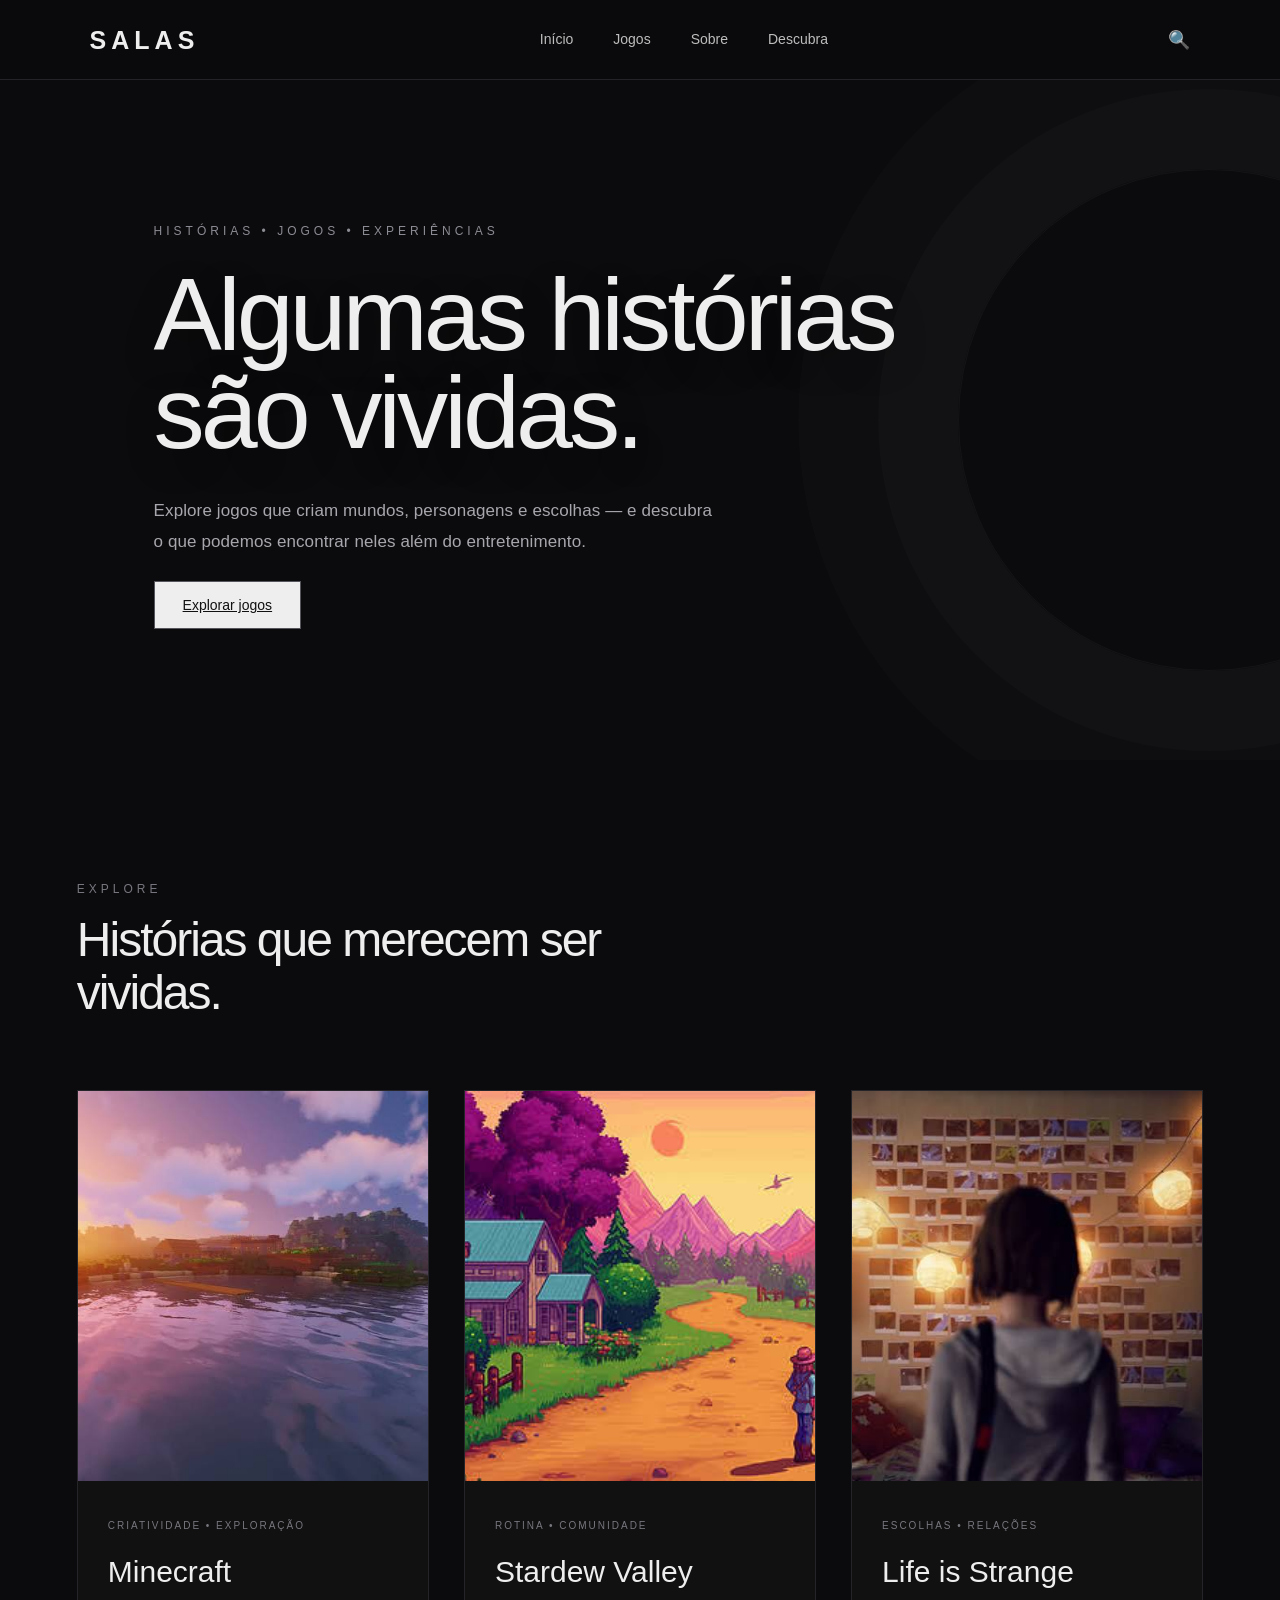
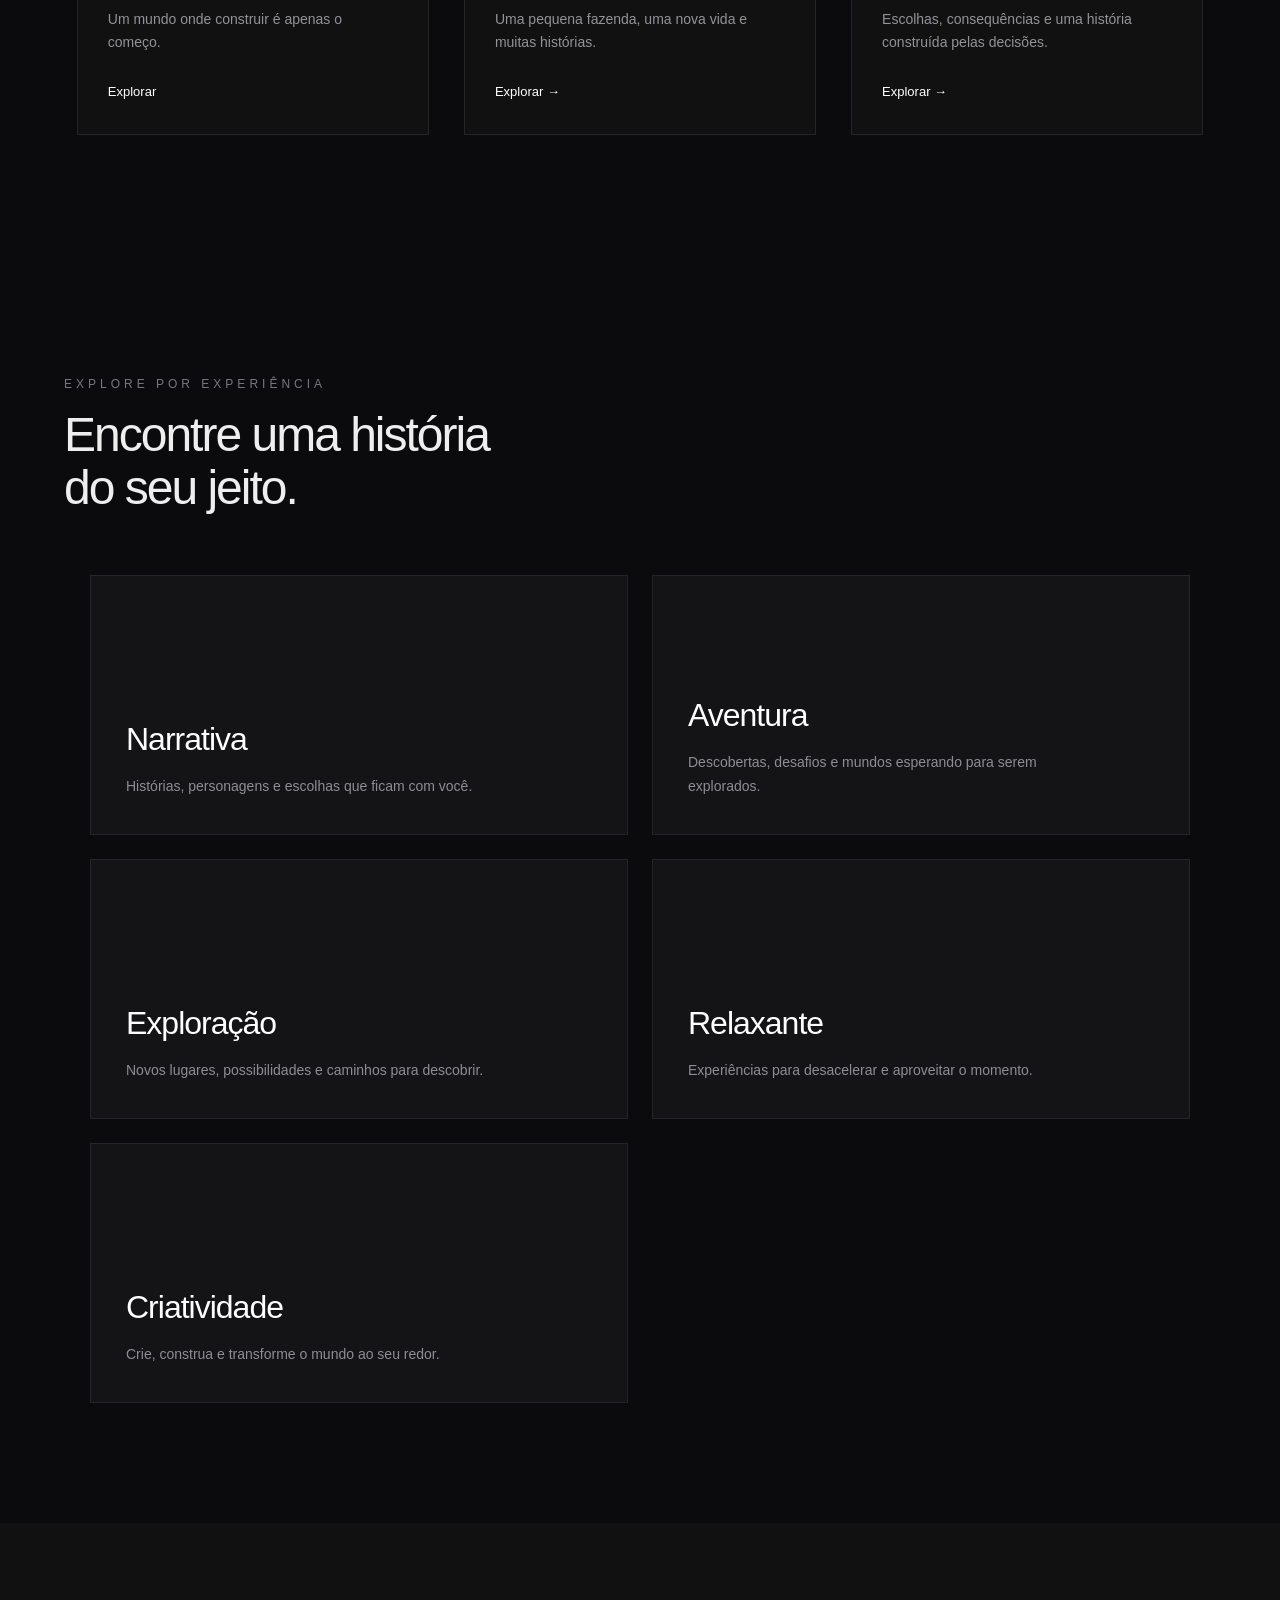
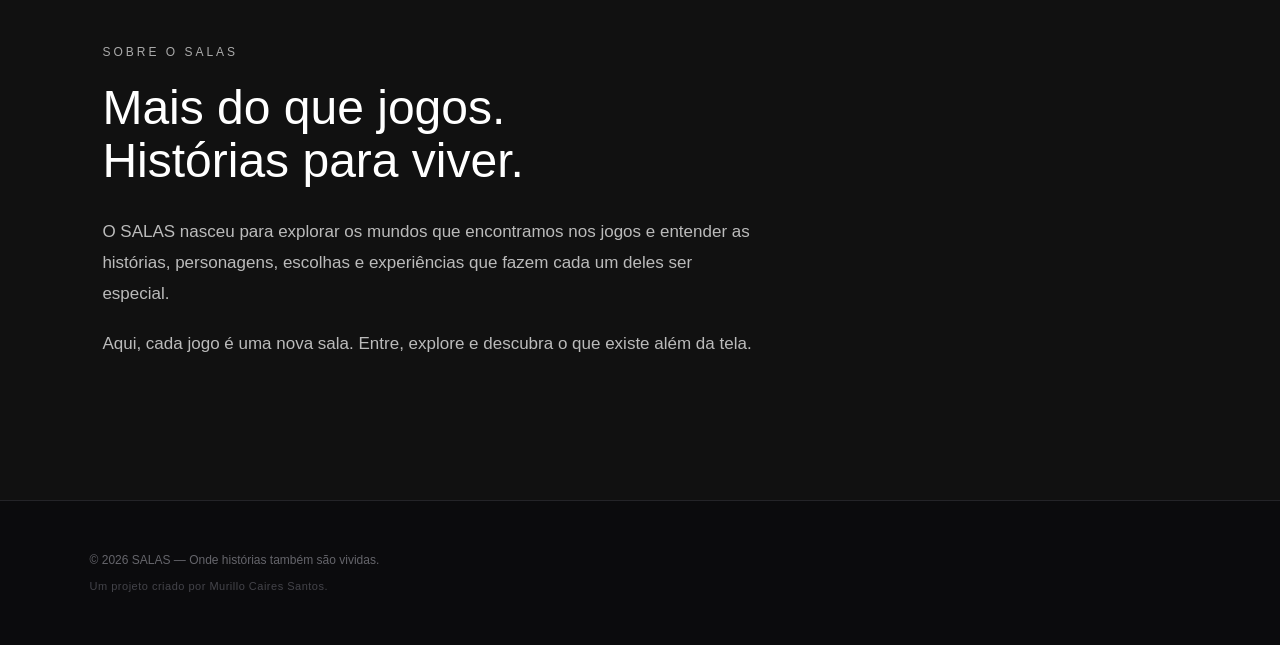
<file: index.html>
<!DOCTYPE html>
<html lang="pt-BR">
<head>
    <meta charset="UTF-8">
    <meta name="viewport" content="width=device-width, initial-scale=1.0">

    <title>SALAS — Onde histórias também são vividas</title>

    <link rel="stylesheet" href="style.css">
</head>

<body>

    <header>
        <div class="logo">SALAS</div>

        <nav>
            <a href="index.html">Início</a>
            <a href="#jogos">Jogos</a>
            <a href="#sobre">Sobre</a>
            <a href="quiz.html">Descubra</a>
        </nav>

        <button class="search-button" id="searchButton">🔍</button>

         <div class="search-box" id="searchBox">
        <input type="text" id="searchInput" placeholder="Pesquisar jogo...">
</div>
    </header>


    <main>

        <section class="hero">

            <div class="hero-content">

                <p class="eyebrow">HISTÓRIAS • JOGOS • EXPERIÊNCIAS</p>

                <h1>
                    Algumas histórias<br>
                    são vividas.
                </h1>

                <p class="hero-text">
                    Explore jogos que criam mundos, personagens e escolhas
                    — e descubra o que podemos encontrar neles além do entretenimento.
                </p>

                                 <a href="#jogos" class="explore-button">
                                Explorar jogos
               </a>

            </div>

        </section>


        <section class="games" id="jogos">



            <div class="section-title">
                <p>EXPLORE</p>

                <h2>Histórias que merecem ser vividas.</h2>
            </div>


            <div class="game-grid">

                <article class="game-card" data-link="jogos/minecraft.html">
                    <div class="game-image minecraft"></div>

                    <div class="game-info">
                        <span>CRIATIVIDADE • EXPLORAÇÃO</span>

                        <h3>Minecraft</h3>

                        <p>
                            Um mundo onde construir é apenas o começo.
                        </p>

                        <a href="jogos/minecraft.html">Explorar</a>
                      
                    </div>
                </article>


                <article class="game-card" data-link="jogos/stardew-valley.html">
                    <div class="game-image stardew"></div>

                    <div class="game-info">
                        <span>ROTINA • COMUNIDADE</span>

                        <h3>Stardew Valley</h3>

                        <p>
                            Uma pequena fazenda, uma nova vida e muitas histórias.
                        </p>

                        <a href="jogos/stardew-valley.html">Explorar →</a>
                    </div>
                </article>


                <article class="game-card" data-link="jogos/life-is-strange.html">
                    <div class="game-image life"></div>

                    <div class="game-info">
                        <span>ESCOLHAS • RELAÇÕES</span>

                        <h3>Life is Strange</h3>

                        <p>
                            Escolhas, consequências e uma história construída pelas decisões.
                        </p>

                        <a href="jogos/life-is-strange.html">Explorar →</a>
                    </div>
                </article>

            </div>

        </section>

                <section class="categories" id="categorias">

    <div class="section-title">
        <p>EXPLORE POR EXPERIÊNCIA</p>

        <h2>
            Encontre uma história<br>
            do seu jeito.
        </h2>
    </div>

    <div class="category-grid">

        <a href="categorias/narrativa.html" class="category-card category-narrativa">
            
            <h3>Narrativa</h3>
            <p>Histórias, personagens e escolhas que ficam com você.</p>
        </a>

        <a href="#" class="category-card category-aventura">
            
            <h3>Aventura</h3>
            <p>Descobertas, desafios e mundos esperando para serem explorados.</p>
        </a>

        <a href="#" class="category-card category-exploracao">
            
            <h3>Exploração</h3>
            <p>Novos lugares, possibilidades e caminhos para descobrir.</p>
        </a>

        <a href="#" class="category-card category-relaxante">
            
            <h3>Relaxante</h3>
            <p>Experiências para desacelerar e aproveitar o momento.</p>
        </a>

        <a href="#" class="category-card category-criatividade">
            
            <h3>Criatividade</h3>
            <p>Crie, construa e transforme o mundo ao seu redor.</p>
        </a>

        
    </div>

</section>

            </div>

        </section>
        
        <section class="about" id="sobre">

    <div class="about-content">

        <p class="eyebrow">SOBRE O SALAS</p>

        <h2>
            Mais do que jogos.<br>
            Histórias para viver.
        </h2>

        <p>
            O SALAS nasceu para explorar os mundos que encontramos nos jogos
            e entender as histórias, personagens, escolhas e experiências
            que fazem cada um deles ser especial.
        </p>

        <p>
            Aqui, cada jogo é uma nova sala. Entre, explore e descubra
            o que existe além da tela.
        </p>

    </div>

</section>

    </main>


    <footer>
        <p>© 2026 SALAS — Onde histórias também são vividas.</p>
        <p>Um projeto criado por Murillo Caires Santos.</p>
    </footer>


    <script src="script.js"></script>

</body>
</html>
</file>
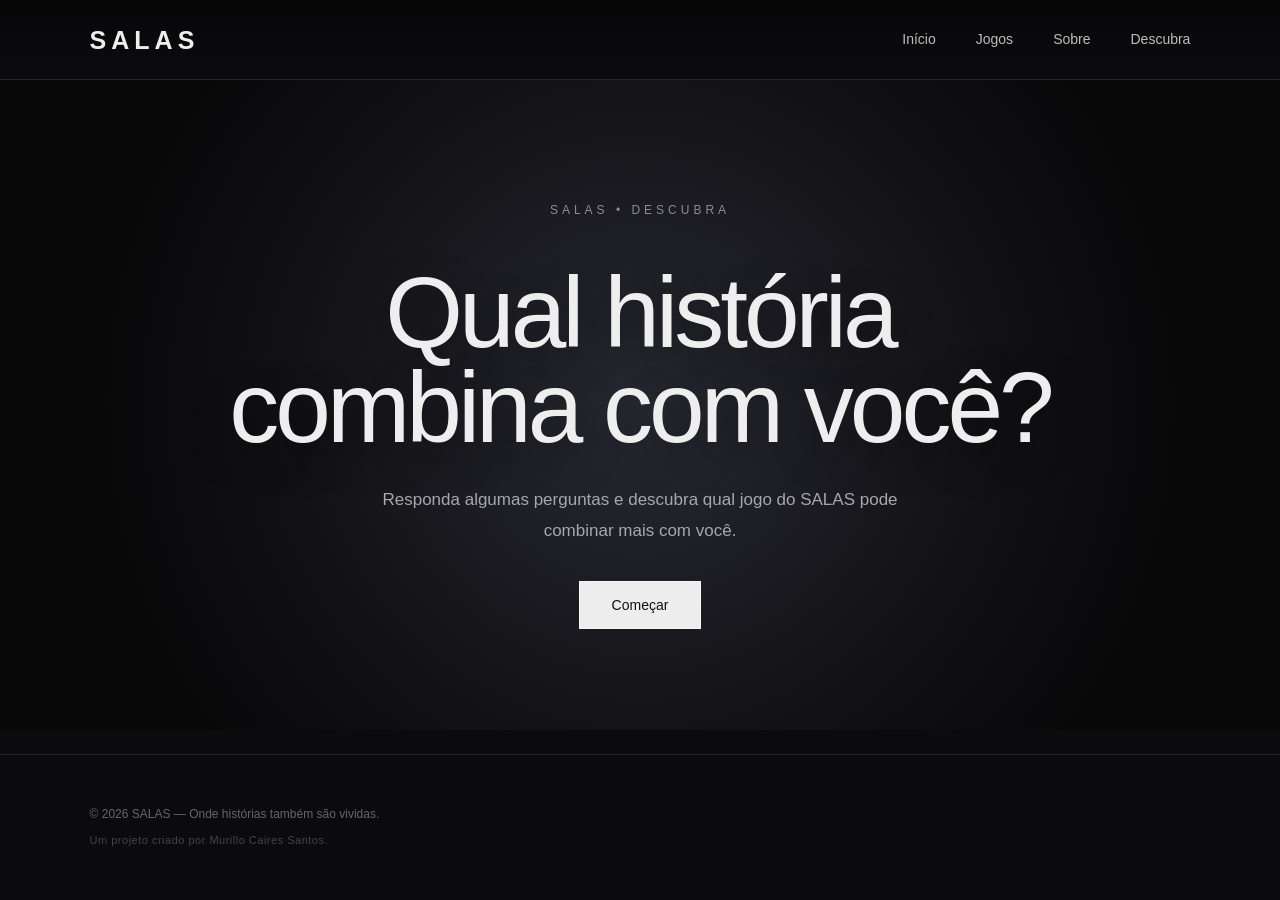
<file: quiz.html>
<!DOCTYPE html>
<html lang="pt-BR">
<head>
    <meta charset="UTF-8">
    <meta name="viewport" content="width=device-width, initial-scale=1.0">

    <title>Descubra — SALAS</title>

    <link rel="stylesheet" href="style.css">
</head>

<body class="quiz-page">

<header>
    <div class="logo">SALAS</div>

    <nav>
        <a href="index.html">Início</a>
        <a href="index.html#jogos">Jogos</a>
        <a href="index.html#sobre">Sobre</a>
        <a href="quiz.html">Descubra</a>
    </nav>
</header>

<main>

    <section class="quiz-hero" id="quizStart">

        <p class="eyebrow">SALAS • DESCUBRA</p>

        <h1>
            Qual história<br>
            combina com você?
        </h1>

        <p>
            Responda algumas perguntas e descubra
            qual jogo do SALAS pode combinar mais com você.
        </p>

        <button id="startQuiz" class="quiz-button">
            Começar
        </button>

    </section>


    <section class="quiz-question" id="quizQuestion">

        <p class="eyebrow" id="questionNumber">
            PERGUNTA 01
        </p>

        <h2 id="questionText">
            Você gosta de explorar e descobrir coisas por conta própria?
        </h2>

        <div class="quiz-options">

            <button class="answer-button" data-answer="sim">
                Sim
            </button>

            <button class="answer-button" data-answer="nao">
                Não
            </button>

        </div>

    </section>
<section class="quiz-result" id="quizResult">

    <p class="eyebrow">SEU RESULTADO</p>

    <h2 id="resultTitle">Minecraft</h2>

    <p id="resultText">
        Seu resultado aparecerá aqui.
    </p>

    <a id="resultLink" class="quiz-button" href="#">
        Conhecer este jogo →
    </a>

<button id="restartQuiz" class="quiz-restart">
    Refazer o quiz
</button>

</section>
</main>

<footer>
    <p>© 2026 SALAS — Onde histórias também são vividas.</p>
    <p>Um projeto criado por Murillo Caires Santos.</p>
</footer>

<script src="script.js"></script>

</body>
</html>
</file>
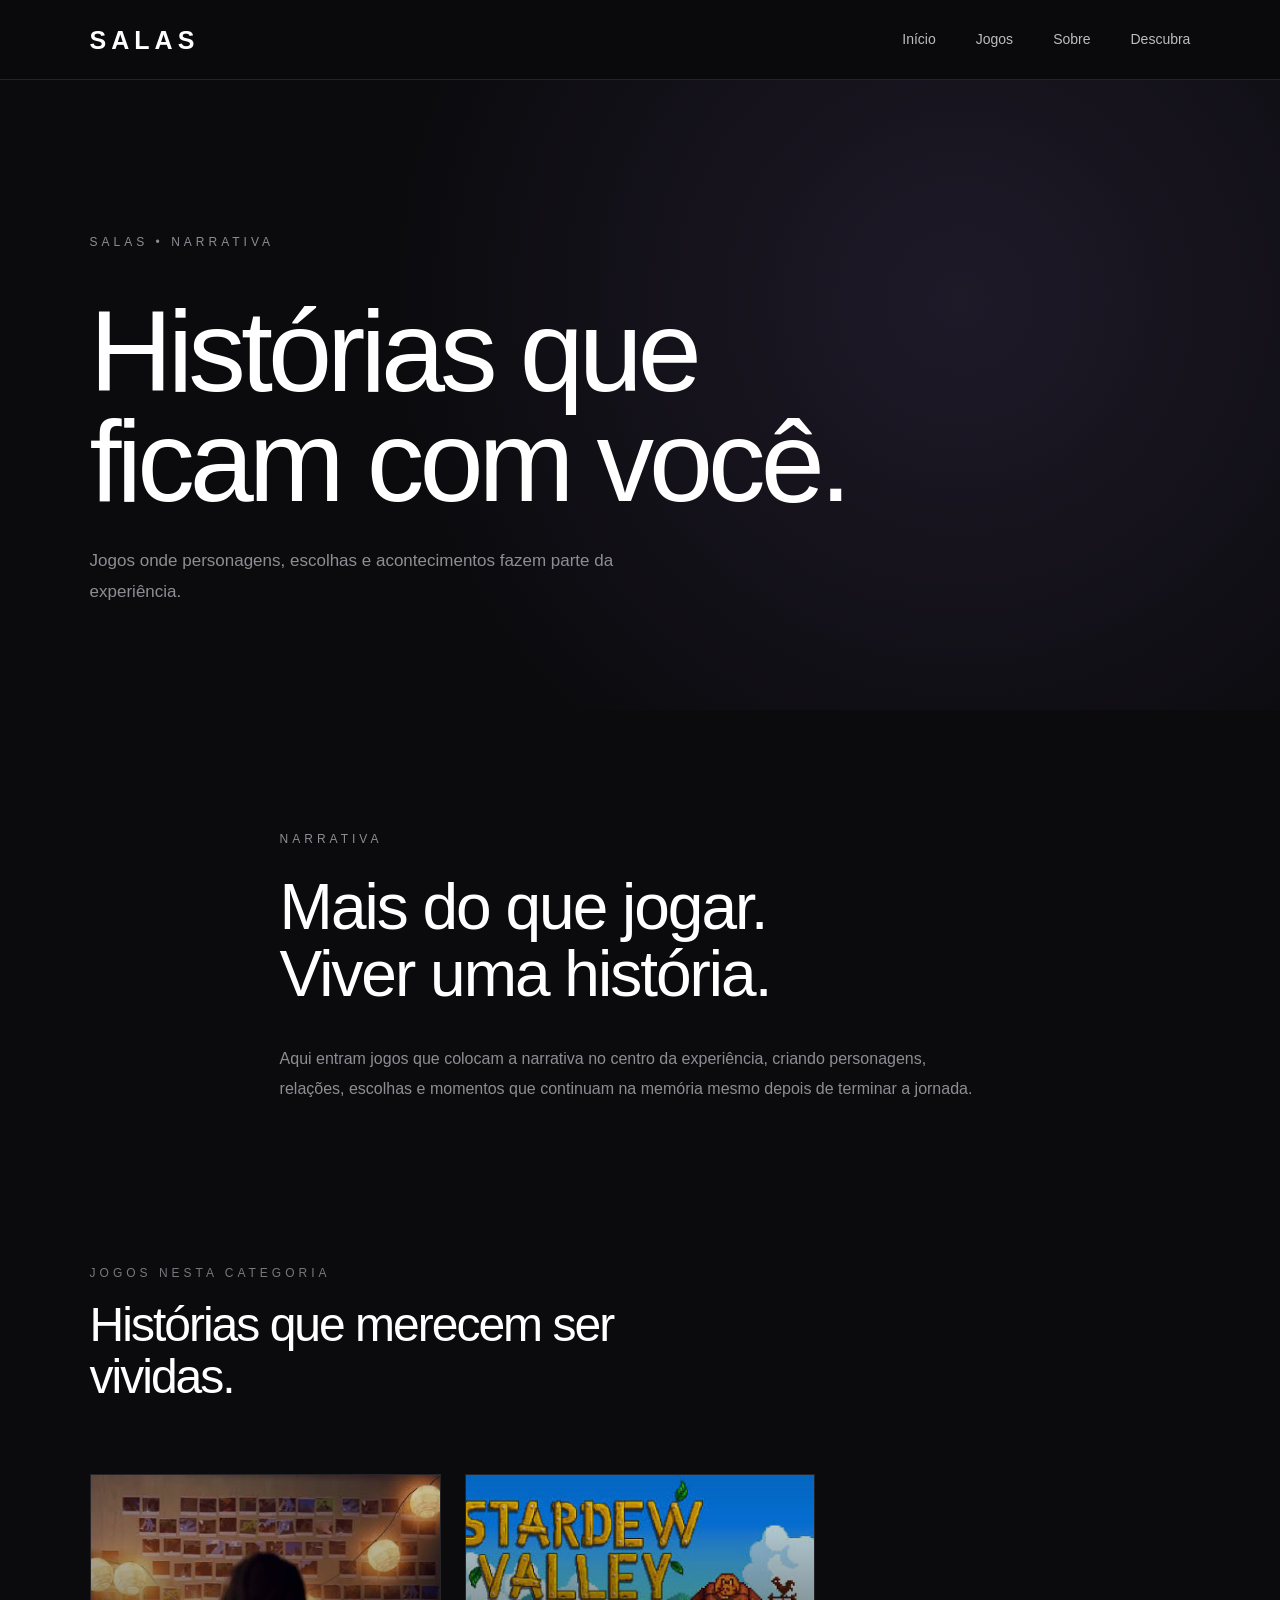
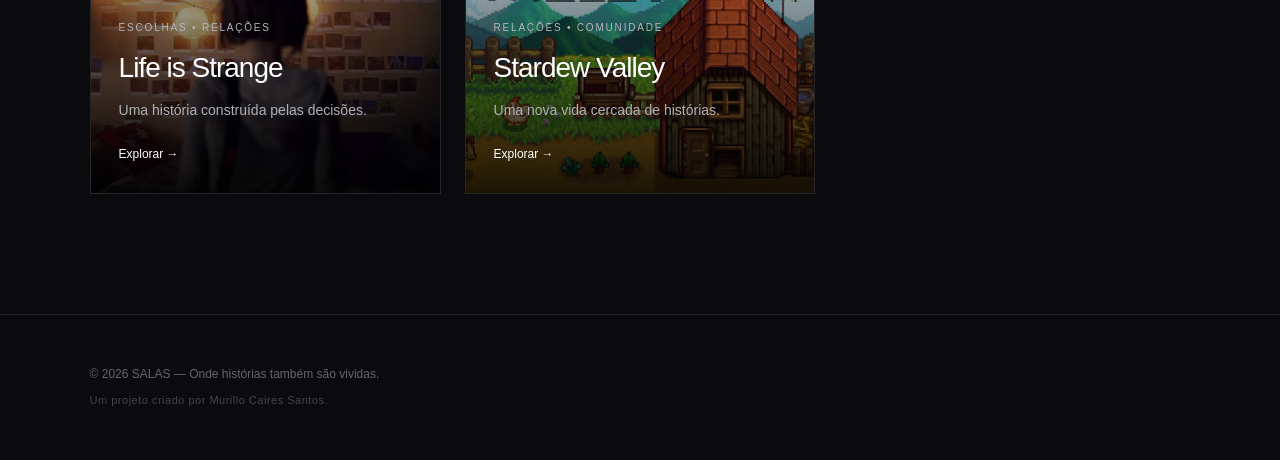
<file: categorias/narrativa.html>
<!DOCTYPE html>
<html lang="pt-BR">

<head>
    <meta charset="UTF-8">
    <meta name="viewport" content="width=device-width, initial-scale=1.0">

    <title>Narrativa — SALAS</title>

    <link rel="stylesheet" href="../style.css">
</head>

<body class="category-page narrativa-page">

    <header>

        <div class="logo">
            SALAS
        </div>

        <nav>
            <a href="../index.html">Início</a>
            <a href="../index.html#jogos">Jogos</a>
            <a href="../index.html#sobre">Sobre</a>
            <a href="../quiz.html">Descubra</a>
        </nav>

    </header>


    <main>

        <section class="category-hero">

            <p class="eyebrow">SALAS • NARRATIVA</p>

            <h1>
                Histórias que<br>
                ficam com você.
            </h1>

            <p>
                Jogos onde personagens, escolhas e acontecimentos
                fazem parte da experiência.
            </p>

        </section>


        <section class="category-intro">

            <p class="eyebrow">NARRATIVA</p>

            <h2>
                Mais do que jogar.<br>
                Viver uma história.
            </h2>

            <p>
                Aqui entram jogos que colocam a narrativa no centro da experiência,
                criando personagens, relações, escolhas e momentos que continuam
                na memória mesmo depois de terminar a jornada.
            </p>

        </section>
        <section class="category-games">

    <div class="section-title">
        <p>JOGOS NESTA CATEGORIA</p>
        <h2>Histórias que merecem ser vividas.</h2>
    </div>


    <div class="category-game-grid">

        <a href="../jogos/life-is-strange.html"
           class="category-game-card game-life">

            <div class="category-game-content">
                <span>ESCOLHAS • RELAÇÕES</span>
                <h3>Life is Strange</h3>
                <p>Uma história construída pelas decisões.</p>
                <strong>Explorar →</strong>
            </div>

        </a>


        <a href="../jogos/stardew-valley.html"
           class="category-game-card game-stardew">

            <div class="category-game-content">
                <span>RELAÇÕES • COMUNIDADE</span>
                <h3>Stardew Valley</h3>
                <p>Uma nova vida cercada de histórias.</p>
                <strong>Explorar →</strong>
            </div>

        </a>

    </div>

</section>

    </main>


    <footer>

        <p>© 2026 SALAS — Onde histórias também são vividas.</p>
        <p>Um projeto criado por Murillo Caires Santos.</p>

    </footer>

</body>

</html>
</file>
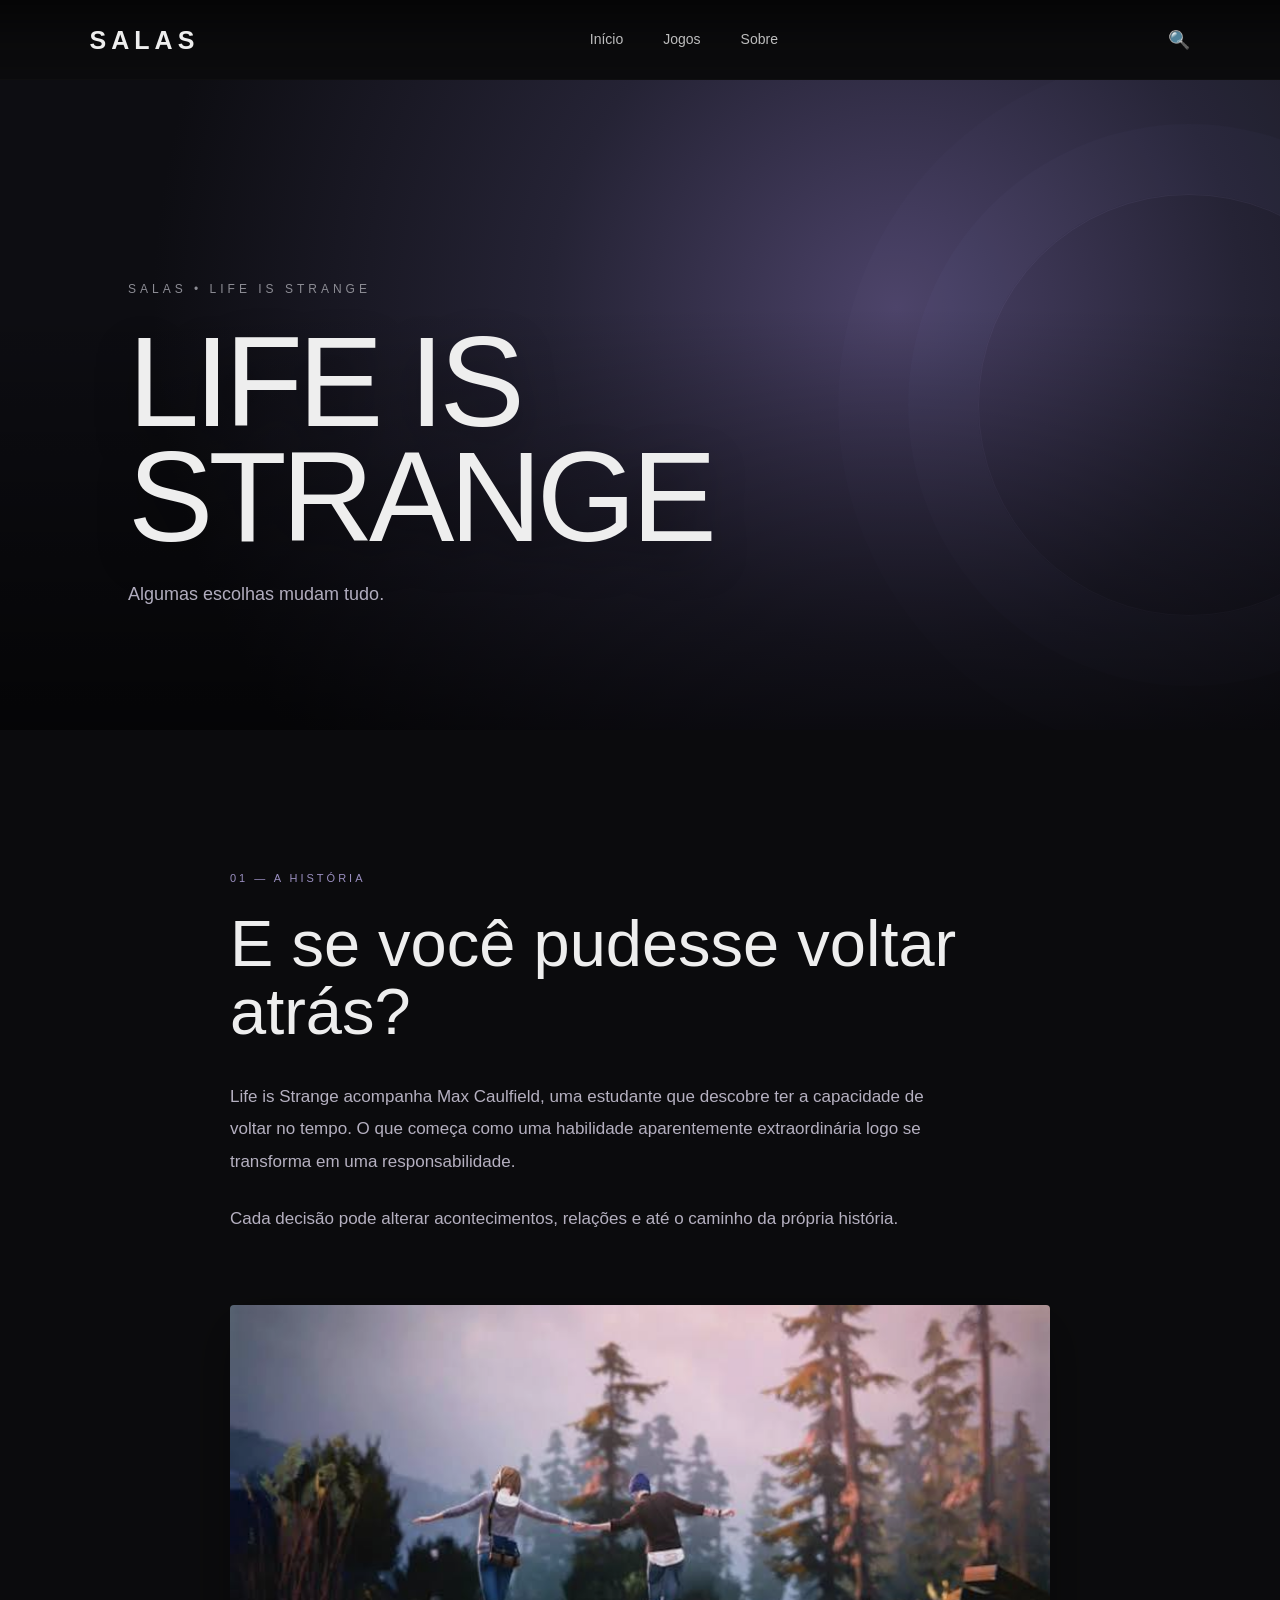
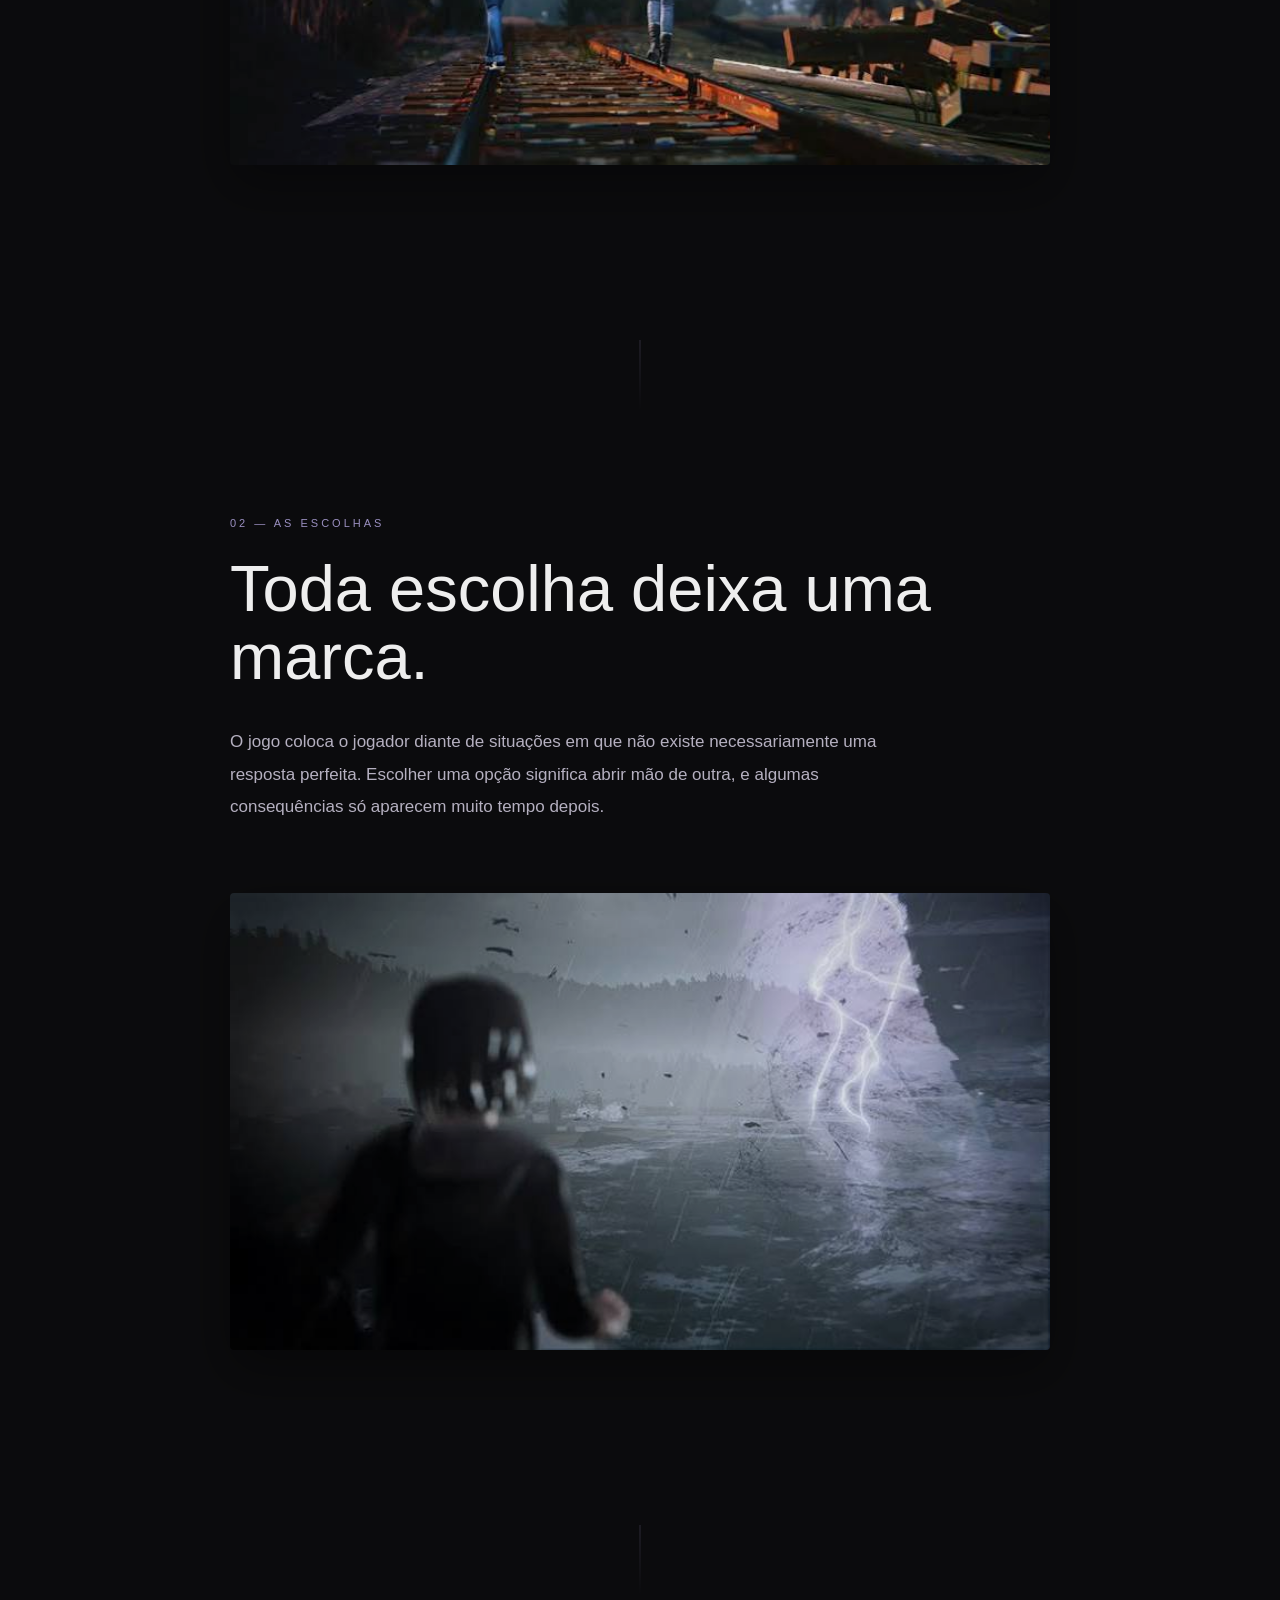
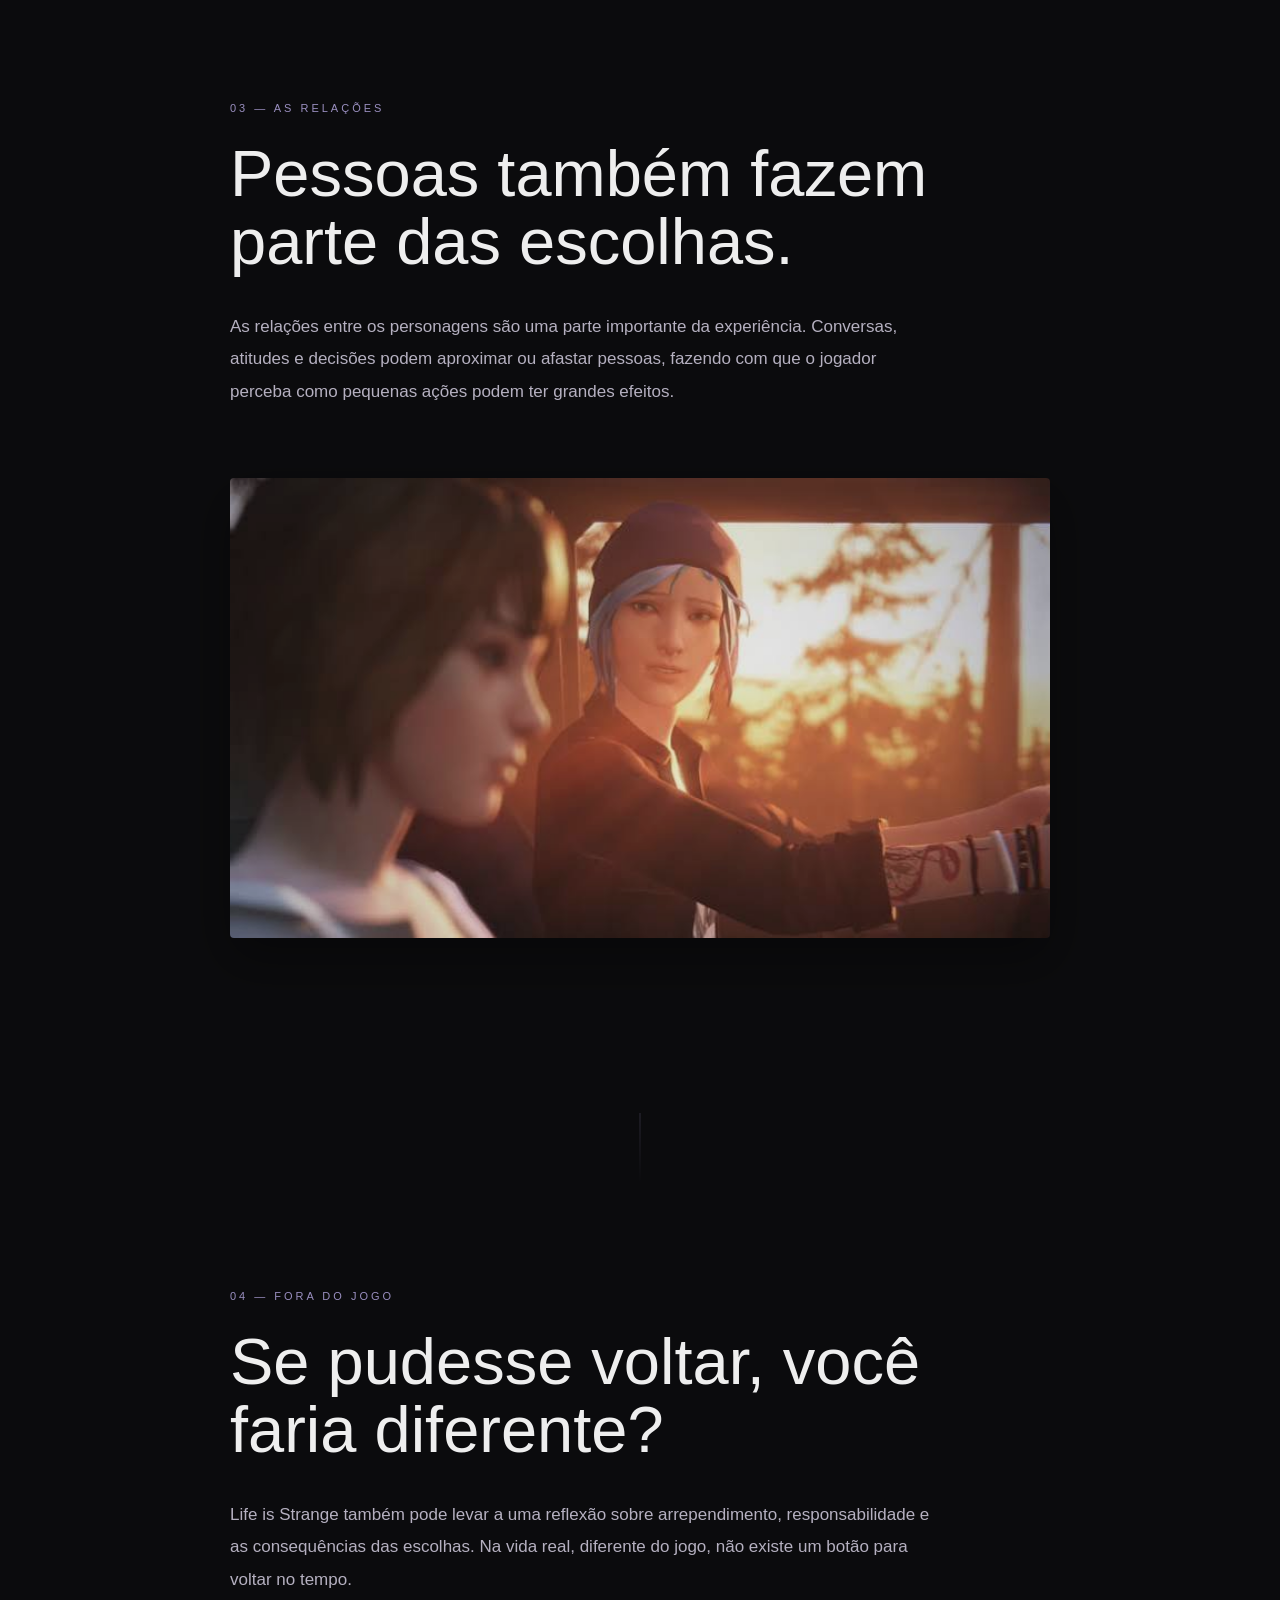
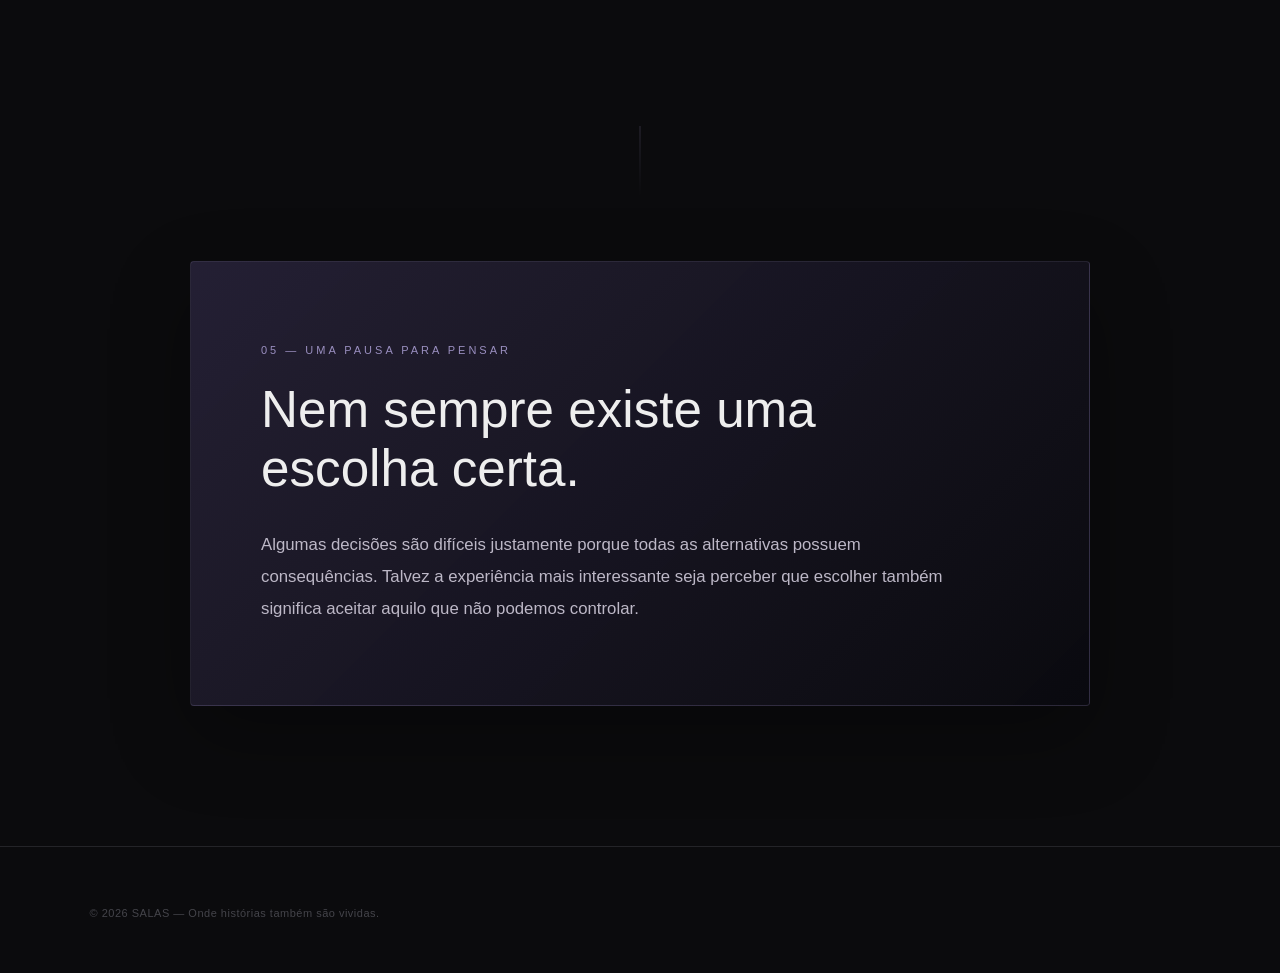
<file: jogos/life-is-strange.html>
<!DOCTYPE html>
<html lang="pt-BR">

<head>
    <meta charset="UTF-8">
    <meta name="viewport" content="width=device-width, initial-scale=1.0">

    <title>Life is Strange — SALAS</title>

    <link rel="stylesheet" href="../style.css">
</head>

<body class="life-page">

<header>

    <div class="logo">SALAS</div>

    <nav>
        <a href="../index.html">Início</a>
        <a href="../index.html#jogos">Jogos</a>
        <a href="../index.html#sobre">Sobre</a>
    </nav>

    <button class="search-button" id="searchButton">🔍</button>

    <div class="search-box" id="searchBox">
        <input
            type="text"
            id="searchInput"
            placeholder="Pesquisar jogo..."
        >
    </div>

</header>


<main>

    <section class="game-hero">

        <div class="game-hero-content">

            <p class="eyebrow">
                SALAS • LIFE IS STRANGE
            </p>

            <h1>LIFE IS STRANGE</h1>

            <p>
                Algumas escolhas mudam tudo.
            </p>

        </div>

    </section>


    <section class="game-article">

        <span class="section-label">
            01 — A HISTÓRIA
        </span>

        <h2>
            E se você pudesse voltar atrás?
        </h2>

        <p>
            Life is Strange acompanha Max Caulfield, uma estudante que
            descobre ter a capacidade de voltar no tempo. O que começa
            como uma habilidade aparentemente extraordinária logo se
            transforma em uma responsabilidade.
        </p>

        <p>
            Cada decisão pode alterar acontecimentos, relações e até
            o caminho da própria história.
        </p>
        <img
        src="../imagens/lifeis00.jpg"
        alt="Life is Strange"
        class="article-image"
>

    </section>


    <section class="game-article">

        <span class="section-label">
            02 — AS ESCOLHAS
        </span>

        <h2>
            Toda escolha deixa uma marca.
        </h2>

        <p>
            O jogo coloca o jogador diante de situações em que não existe
            necessariamente uma resposta perfeita. Escolher uma opção
            significa abrir mão de outra, e algumas consequências só
            aparecem muito tempo depois.
        </p>
          <img
         src="../imagens/lifeis02.jpg"
         alt="Life is Strange"
         class="article-image"
>
    </section>


    <section class="game-article">

        <span class="section-label">
            03 — AS RELAÇÕES
        </span>

        <h2>
            Pessoas também fazem parte das escolhas.
        </h2>

        <p>
            As relações entre os personagens são uma parte importante da
            experiência. Conversas, atitudes e decisões podem aproximar
            ou afastar pessoas, fazendo com que o jogador perceba como
            pequenas ações podem ter grandes efeitos.
        </p>
        <img
          src="../imagens/lifeis03.jpg"
          alt="Life is Strange"
          class="article-image"
>

    </section>


    <section class="game-article">

        <span class="section-label">
            04 — FORA DO JOGO
        </span>

        <h2>
            Se pudesse voltar, você faria diferente?
        </h2>

        <p>
            Life is Strange também pode levar a uma reflexão sobre
            arrependimento, responsabilidade e as consequências das
            escolhas. Na vida real, diferente do jogo, não existe um
            botão para voltar no tempo.
        </p>

    </section>


    <section class="reflection">

        <span class="section-label">
            05 — UMA PAUSA PARA PENSAR
        </span>

        <h2>
            Nem sempre existe uma escolha certa.
        </h2>

        <p>
            Algumas decisões são difíceis justamente porque todas as
            alternativas possuem consequências. Talvez a experiência
            mais interessante seja perceber que escolher também significa
            aceitar aquilo que não podemos controlar.
        </p>

    </section>

</main>


<footer>

    <p>
        © 2026 SALAS — Onde histórias também são vividas.
    </p>

</footer>


<script src="../script.js"></script>

</body>
</html>
</file>
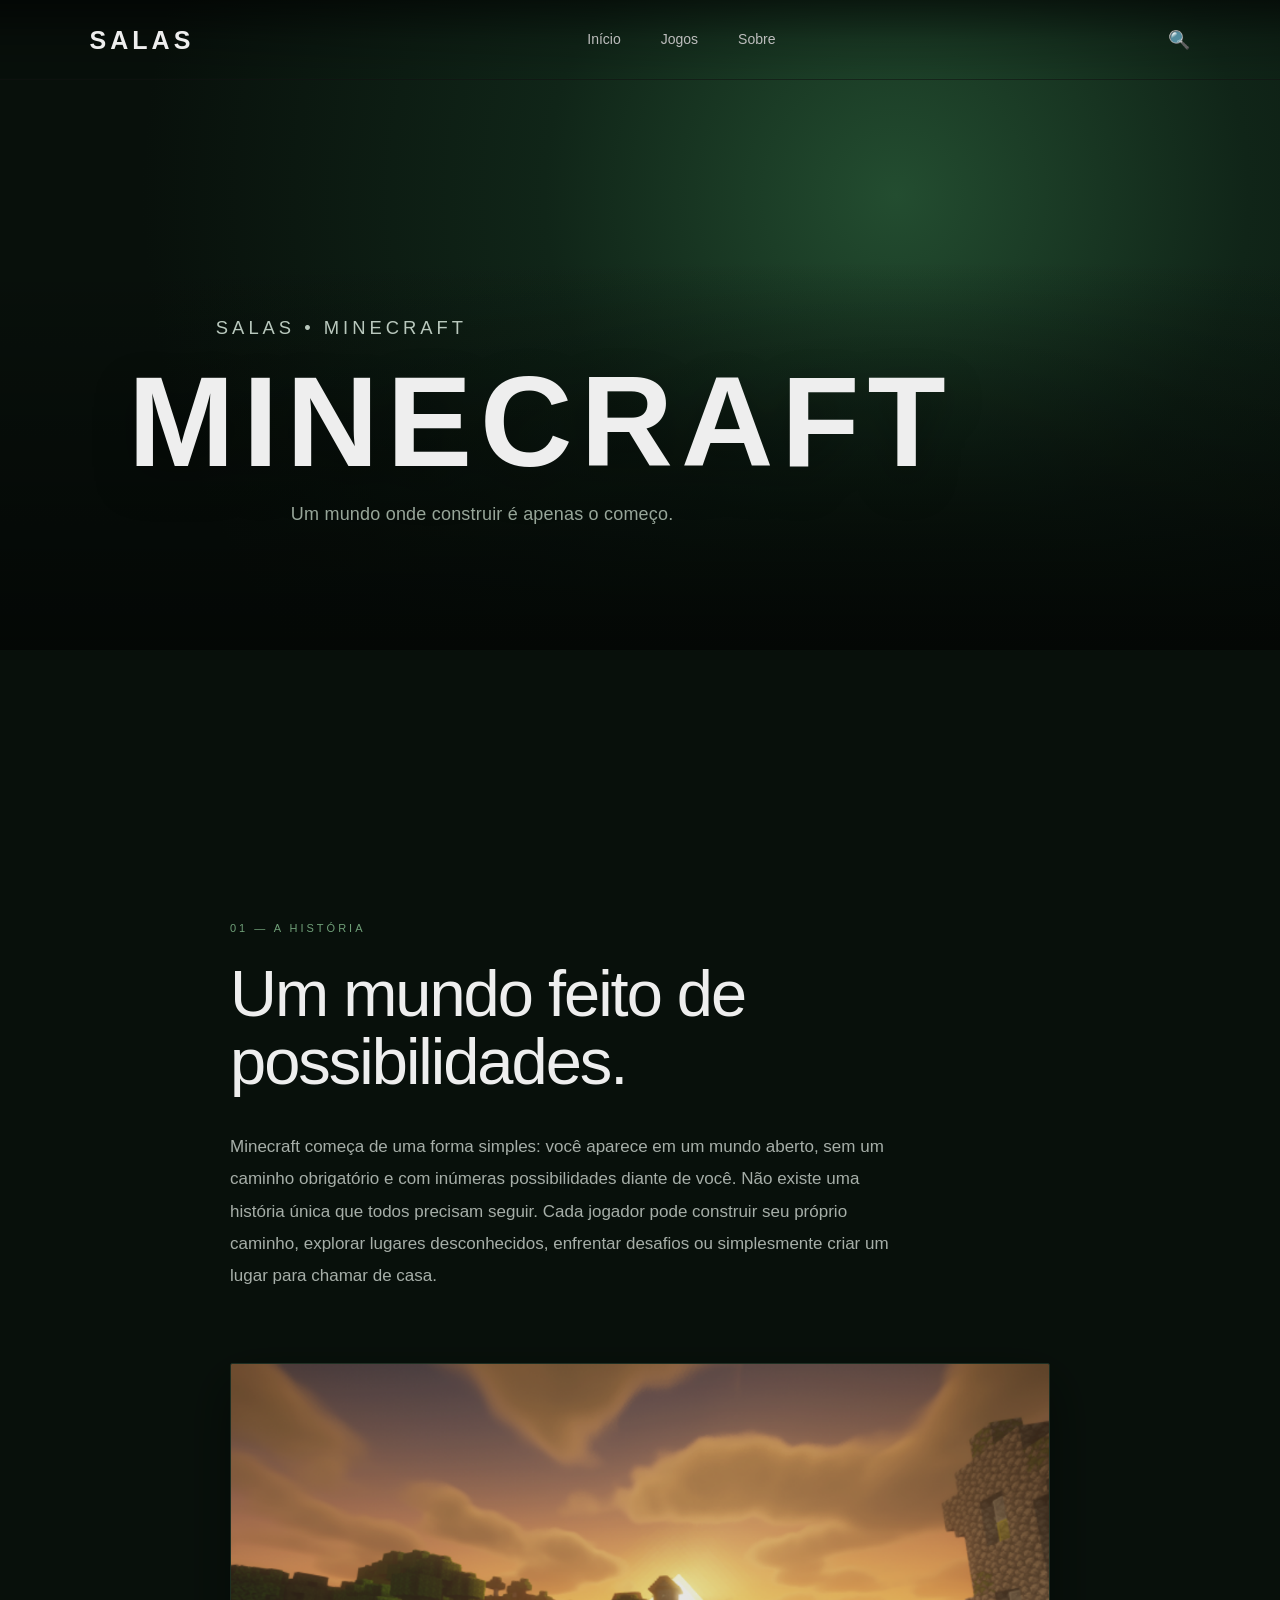
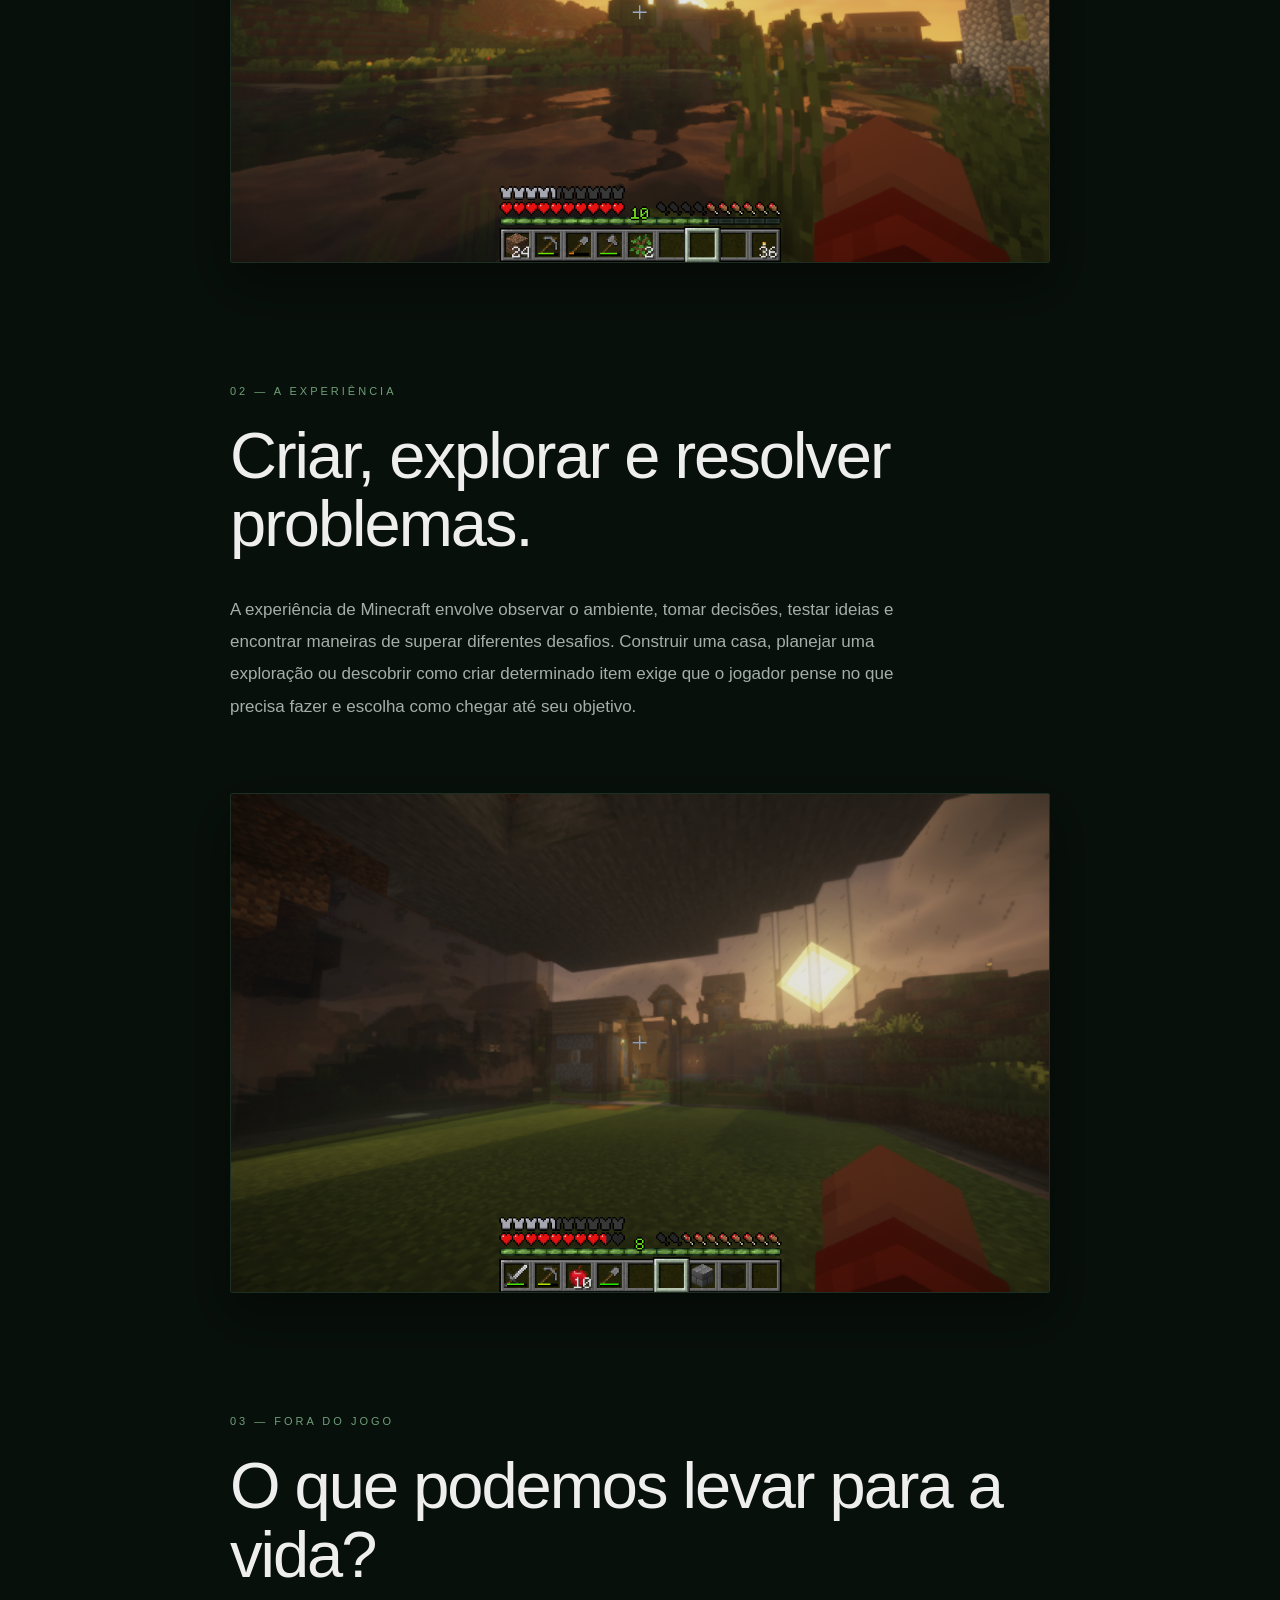
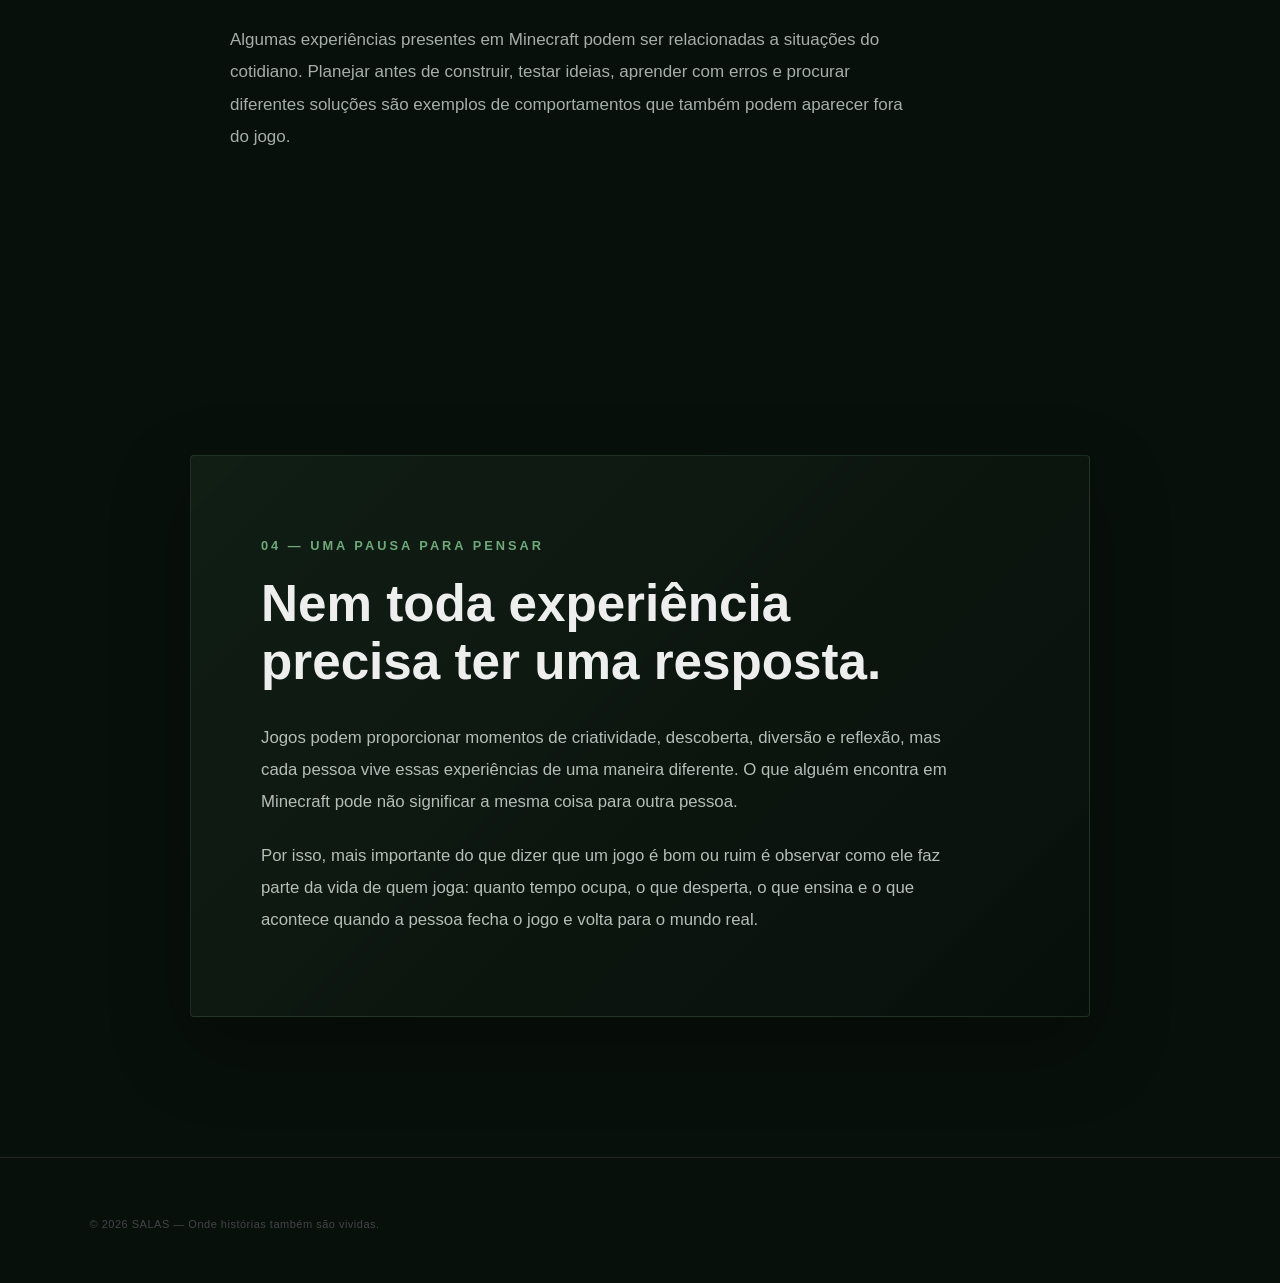
<file: jogos/minecraft.html>
<!DOCTYPE html>
<html lang="pt-BR">

<head>

    <meta charset="UTF-8">

    <meta name="viewport" content="width=device-width, initial-scale=1.0">

    <title>Minecraft — SALAS</title>

    <link rel="stylesheet" href="../style.css">

</head>


<body class="minecraft-page">


<header>

    <div class="logo">SALAS</div>

    <nav>

        <a href="../index.html">Início</a>

        <a href="../index.html#jogos">Jogos</a>

        <a href="../index.html#sobre">Sobre</a>

    </nav> <button class="search-button" id="searchButton">🔍</button>

    <div class="search-box" id="searchBox">
    <input type="text" id="searchInput" placeholder="Pesquisar jogo...">
</div>

</header>


<main>


<section class="game-hero">

    <div class="game-hero-content">

        <p class="eyebrow">
            SALAS • MINECRAFT
        </p>

        <h1>
            MINECRAFT
        </h1>

        <p>
            Um mundo onde construir é apenas o começo.
        </p>

    </div>

</section>



<section class="article">

    <p class="article-label">
        01 — A HISTÓRIA
    </p>

    <h2>
        Um mundo feito de possibilidades.
    </h2>

    <p>
        <p>
    Minecraft começa de uma forma simples: você aparece em um mundo aberto,
    sem um caminho obrigatório e com inúmeras possibilidades diante de você.
    Não existe uma história única que todos precisam seguir. Cada jogador
    pode construir seu próprio caminho, explorar lugares desconhecidos,
    enfrentar desafios ou simplesmente criar um lugar para chamar de casa.
</p>
    


    <img src="../imagens/minecraft1ima.png" alt="Minecraft" class="article-image">



    <p class="article-label">
        02 — A EXPERIÊNCIA
    </p>

    <h2>
        Criar, explorar e resolver problemas.
    </h2>

    <p>
        <p>
    A experiência de Minecraft envolve observar o ambiente, tomar decisões,
    testar ideias e encontrar maneiras de superar diferentes desafios.
    Construir uma casa, planejar uma exploração ou descobrir como criar
    determinado item exige que o jogador pense no que precisa fazer e
    escolha como chegar até seu objetivo.
</p>
    


    <img src="../imagens/minecraft2ima.png" alt="Minecraft" class="article-image">



    <p class="article-label">
        03 — FORA DO JOGO
    </p>

    <h2>
        O que podemos levar para a vida?
    </h2>

    <p>
        Algumas experiências presentes em Minecraft podem ser
        relacionadas a situações do cotidiano. Planejar antes de
        construir, testar ideias, aprender com erros e procurar
        diferentes soluções são exemplos de comportamentos que
        também podem aparecer fora do jogo.
    </p>


</section>

<section class="reflection">
    <span class="section-label">04 — UMA PAUSA PARA PENSAR</span>

    <h2>Nem toda experiência precisa ter uma resposta.</h2>

    <p>
        Jogos podem proporcionar momentos de criatividade, descoberta,
        diversão e reflexão, mas cada pessoa vive essas experiências de
        uma maneira diferente. O que alguém encontra em Minecraft pode
        não significar a mesma coisa para outra pessoa.
    </p>

    <p>
        Por isso, mais importante do que dizer que um jogo é bom ou ruim
        é observar como ele faz parte da vida de quem joga: quanto tempo
        ocupa, o que desperta, o que ensina e o que acontece quando a
        pessoa fecha o jogo e volta para o mundo real.
    </p>
</section>

</main>


<footer>

    <p>
        © 2026 SALAS — Onde histórias também são vividas.
    </p>

</footer>

<script src="../script.js"></script>

</body>

</html>
</file>
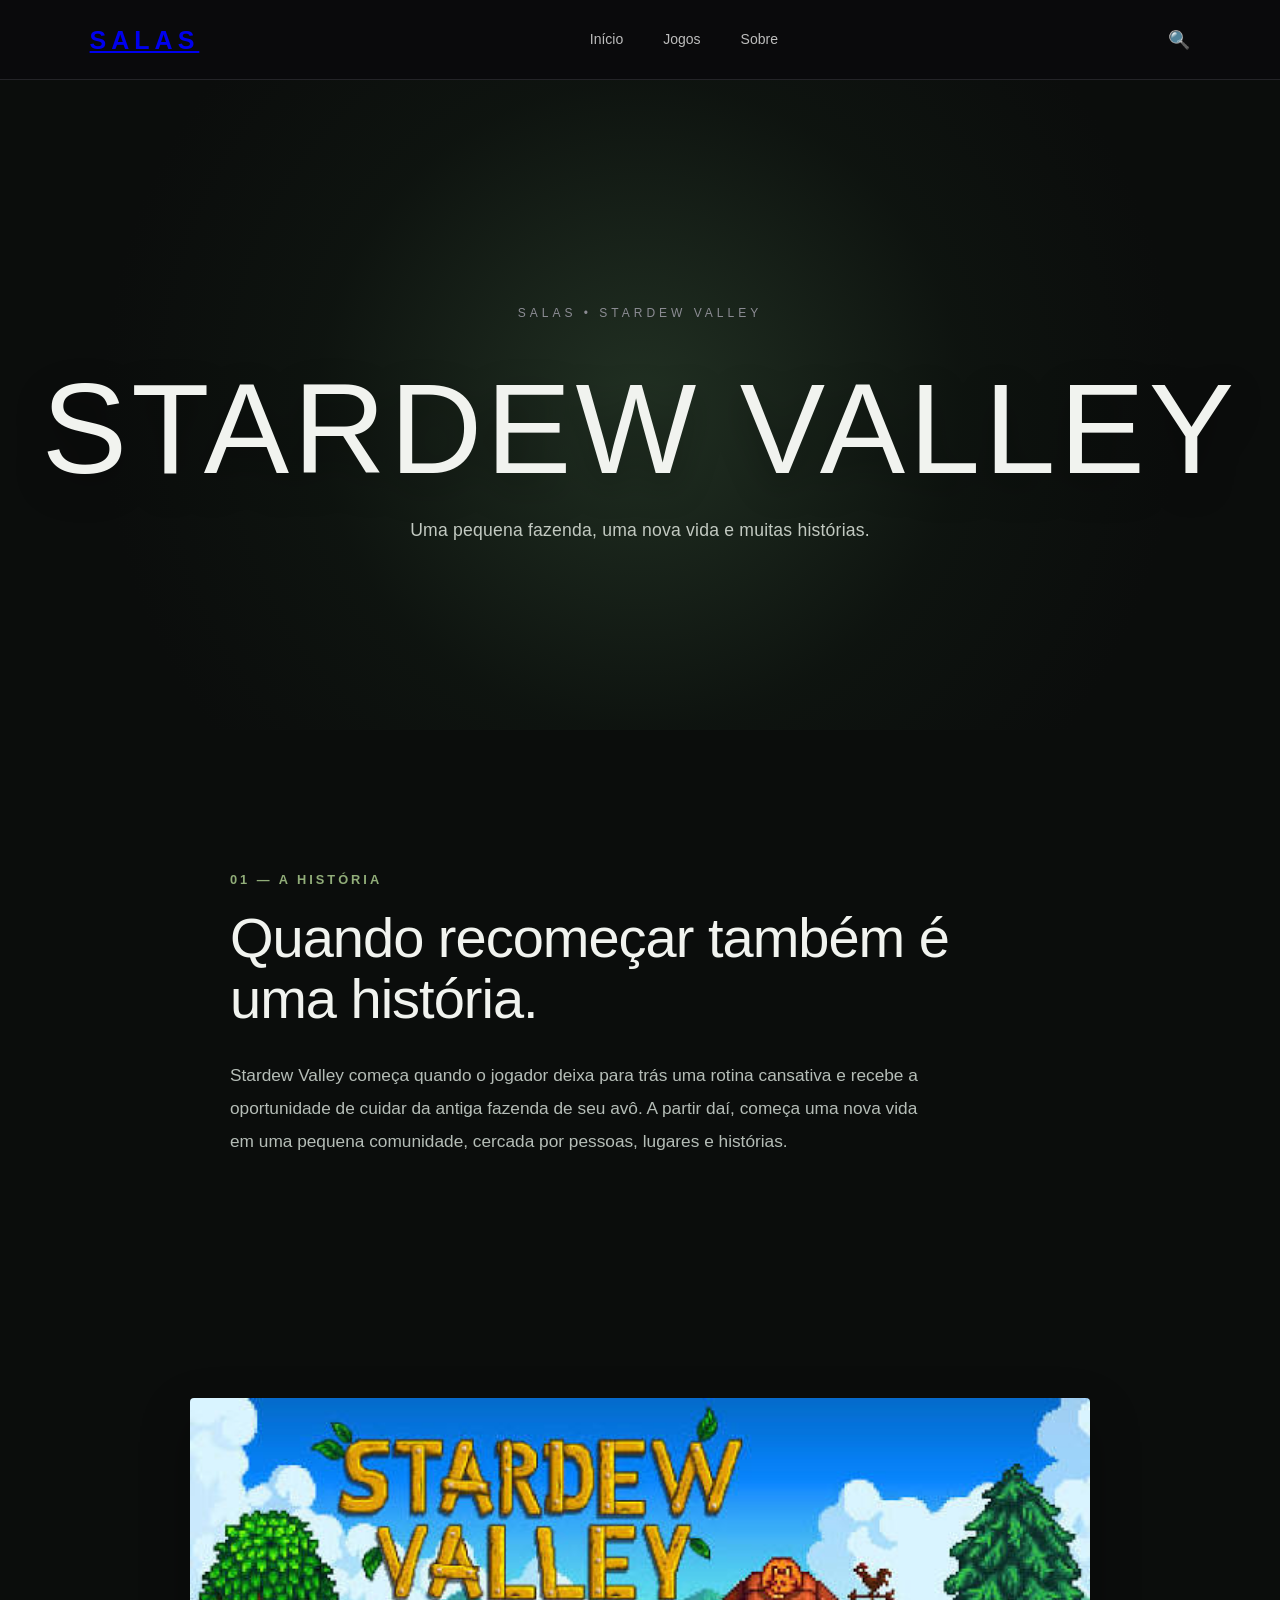
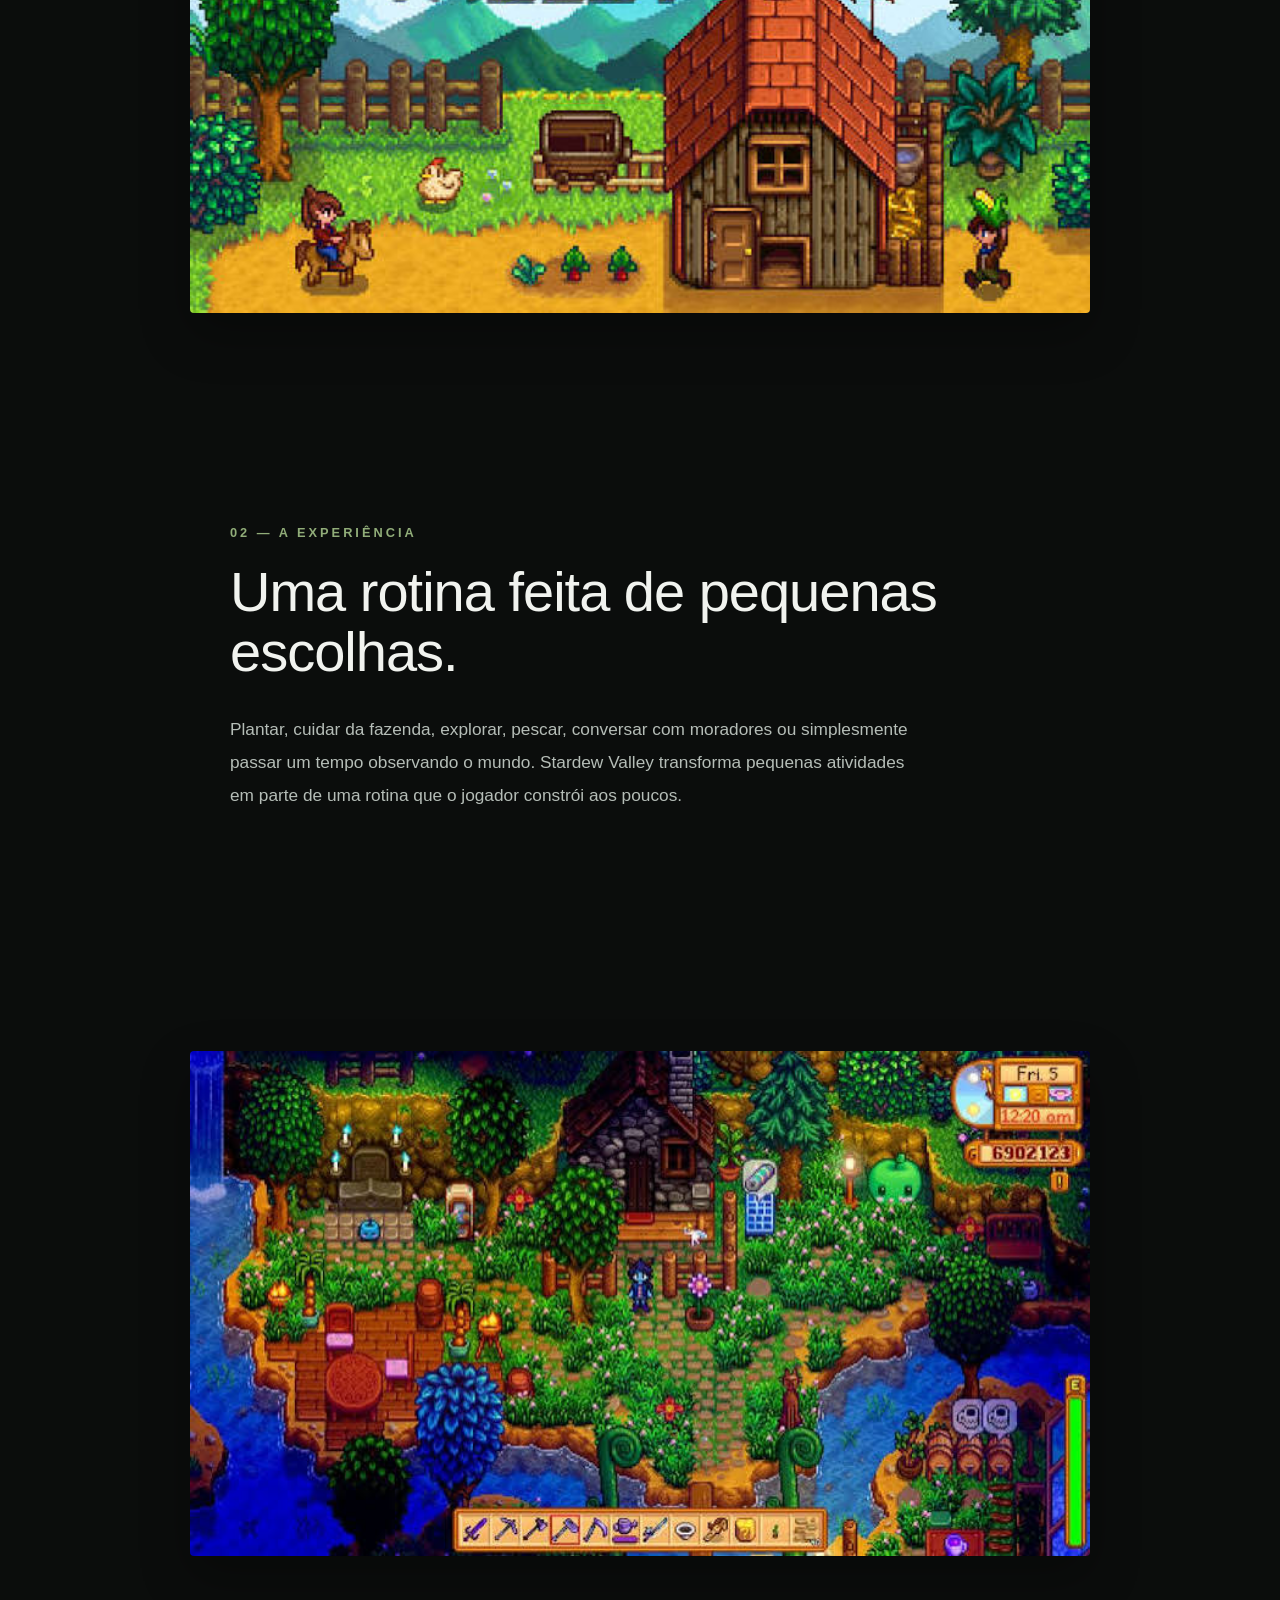
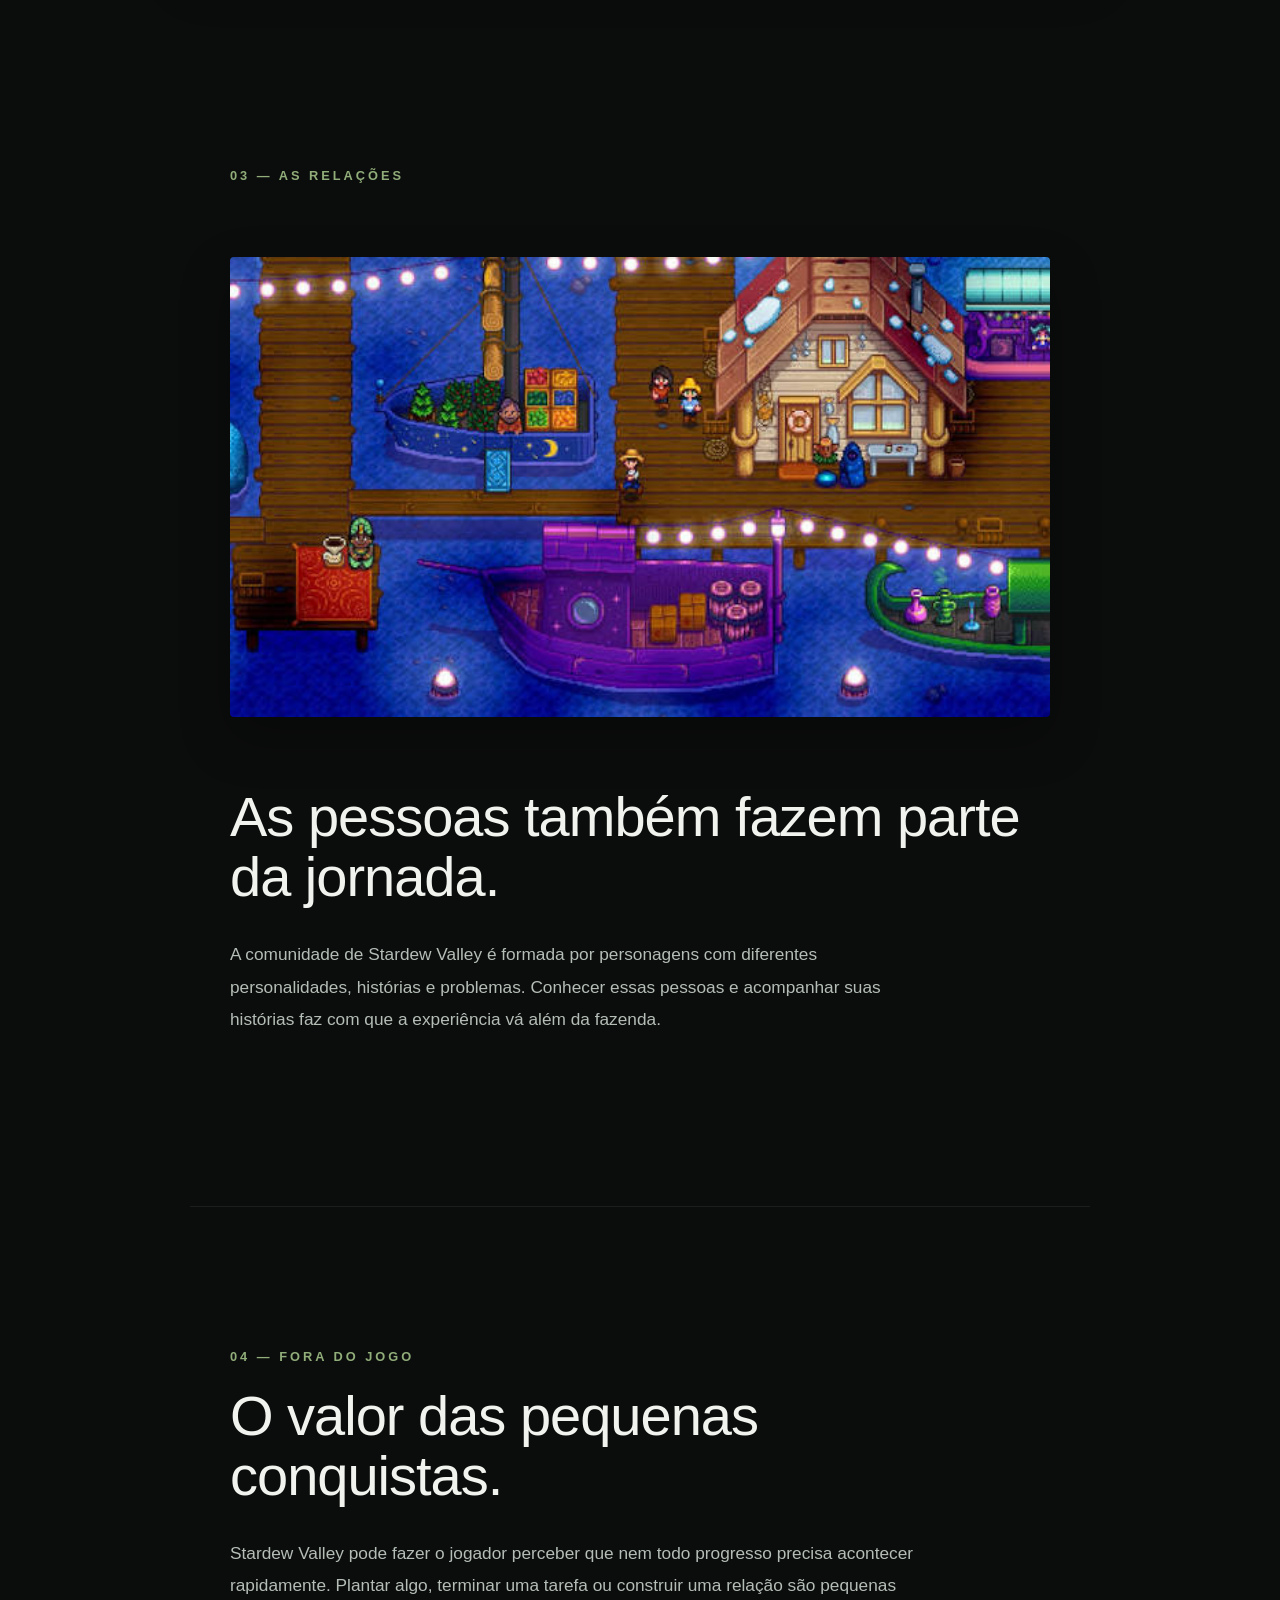
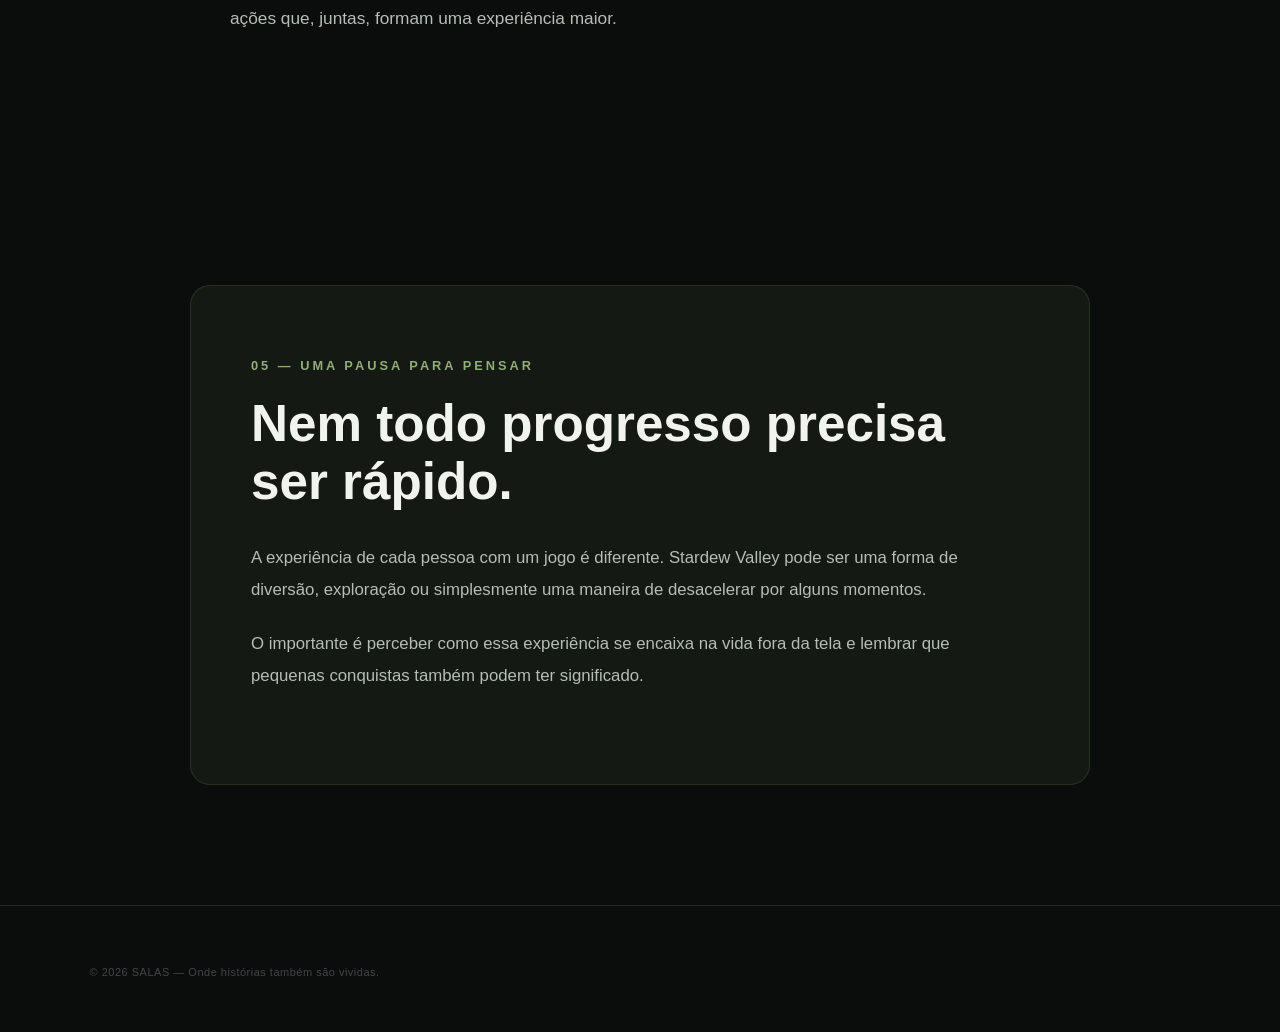
<file: jogos/stardew-valley.html>
<!DOCTYPE html>
<html lang="pt-BR">

<head>
    <meta charset="UTF-8">
    <meta name="viewport" content="width=device-width, initial-scale=1.0">

    <title>Stardew Valley — SALAS</title>

    <link rel="stylesheet" href="../style.css">
</head>

<body class="stardew-page">

    <header>
        <a href="../index.html" class="logo">SALAS</a>

        <nav>
            <a href="../index.html">Início</a>
            <a href="../index.html#jogos">Jogos</a>
            <a href="../index.html#sobre">Sobre</a>
        </nav>
     <button class="search-button" id="searchButton">🔍</button>

    <div class="search-box" id="searchBox">
    <input type="text" id="searchInput" placeholder="Pesquisar jogo...">
    </div>

    </header>


    <main>

        <!-- HERO -->

        <section class="game-hero">

            <span class="eyebrow">SALAS • STARDEW VALLEY</span>

            <h1>STARDEW VALLEY</h1>

            <p>
                Uma pequena fazenda, uma nova vida e muitas histórias.
            </p>

        </section>


        <!-- HISTÓRIA -->

        <section class="game-article">

            <span class="section-label">01 — A HISTÓRIA</span>

            <h2>Quando recomeçar também é uma história.</h2>

            <p>
                Stardew Valley começa quando o jogador deixa para trás uma
                rotina cansativa e recebe a oportunidade de cuidar da antiga
                fazenda de seu avô. A partir daí, começa uma nova vida em uma
                pequena comunidade, cercada por pessoas, lugares e histórias.
            </p>

        </section>


        <!-- IMAGEM 1 -->

        <img
            src="../imagens/stadew1.jpg"
            alt="Stardew Valley"
            class="article-image"
        >


        <!-- EXPERIÊNCIA -->

        <section class="game-article">

            <span class="section-label">02 — A EXPERIÊNCIA</span>

            <h2>Uma rotina feita de pequenas escolhas.</h2>

            <p>
                Plantar, cuidar da fazenda, explorar, pescar, conversar com
                moradores ou simplesmente passar um tempo observando o mundo.
                Stardew Valley transforma pequenas atividades em parte de uma
                rotina que o jogador constrói aos poucos.
            </p>

        </section>


        <!-- IMAGEM 2 -->

        <img
            src="../imagens/stardew2.jpg"
            alt="Stardew Valley"
            class="article-image"
        >


        <!-- RELAÇÕES -->

        <section class="game-article">

            <span class="section-label">03 — AS RELAÇÕES</span>
            <!-- IMAGEM 3 -->

            <img
    src="../imagens/stardew3.jpg"
    alt="Stardew Valley"
    class="article-image"
>

            <h2>As pessoas também fazem parte da jornada.</h2>

            <p>
                A comunidade de Stardew Valley é formada por personagens com
                diferentes personalidades, histórias e problemas. Conhecer
                essas pessoas e acompanhar suas histórias faz com que a
                experiência vá além da fazenda.
            </p>

        </section>


        <!-- FORA DO JOGO -->

        <section class="game-article">

            <span class="section-label">04 — FORA DO JOGO</span>

            <h2>O valor das pequenas conquistas.</h2>

            <p>
                Stardew Valley pode fazer o jogador perceber que nem todo
                progresso precisa acontecer rapidamente. Plantar algo,
                terminar uma tarefa ou construir uma relação são pequenas
                ações que, juntas, formam uma experiência maior.
            </p>

        </section>


        <!-- REFLEXÃO -->

        <section class="reflection">

            <span class="section-label">
                05 — UMA PAUSA PARA PENSAR
            </span>

            <h2>Nem todo progresso precisa ser rápido.</h2>

            <p>
                A experiência de cada pessoa com um jogo é diferente.
                Stardew Valley pode ser uma forma de diversão, exploração
                ou simplesmente uma maneira de desacelerar por alguns
                momentos.
            </p>

            <p>
                O importante é perceber como essa experiência se encaixa
                na vida fora da tela e lembrar que pequenas conquistas
                também podem ter significado.
            </p>

        </section>

    </main>


    <footer>

        <p>© 2026 SALAS — Onde histórias também são vividas.</p>

    </footer>

    <script src="../script.js"></script>

</body>

</html>
</file>
<file: style.css>
* {
    margin: 0;
    padding: 0;
    box-sizing: border-box;
}

html {
    scroll-behavior: smooth;
}

body {
    background: #0b0b0d;
    color: #eeeeee;
    font-family: Arial, Helvetica, sans-serif;
    line-height: 1.6;
}


/* =========================
   CABEÇALHO
========================= */

header {
    width: 100%;
    height: 80px;

    display: flex;
    align-items: center;
    justify-content: space-between;

    padding: 0 7%;

    background: rgba(11, 11, 13, 0.9);

    border-bottom: 1px solid #242428;

    position: relative;
    z-index: 10;
}

.logo {
    font-size: 25px;
    font-weight: 700;
    letter-spacing: 5px;
}

nav {
    display: flex;
    gap: 40px;
}

nav a {
    color: #bdbdbd;
    text-decoration: none;
    font-size: 14px;

    transition: 0.3s;
}

nav a:hover {
    color: #ffffff;
}

.search-button {
    background: transparent;
    border: none;

    color: white;
    font-size: 18px;

    cursor: pointer;

    transition: 0.3s;
}

.search-button:hover {
    transform: scale(1.15);
}


/* =========================
   HERO
========================= */

.hero::after {
    content: "";
    position: absolute;
    width: 500px;
    height: 500px;

    right: -180px;
    top: 50%;
    transform: translateY(-50%);

    border: 1px solid rgba(255, 255, 255, 0.04);
    border-radius: 50%;

    box-shadow:
        0 0 0 80px rgba(255, 255, 255, 0.015),
        0 0 0 160px rgba(255, 255, 255, 0.01);

    pointer-events: none;
}

.hero-content {
    max-width: 750px;
    position: relative;
    z-index: 1;
}

.eyebrow {
    color: #8c8c94;

    font-size: 12px;

    letter-spacing: 4px;

    margin-bottom: 25px;
}

.hero h1 {
    font-size: clamp(55px, 8vw, 105px);
    line-height: 0.95;
    font-weight: 500;
    letter-spacing: -4px;
    margin-bottom: 35px;

    text-shadow: 0 12px 35px rgba(0, 0, 0, 0.25);
}

.hero-text {
    max-width: 570px;
    color: #a7a7ad;
    font-size: 17px;
    line-height: 1.8;
    margin-bottom: 35px;
    letter-spacing: 0.1px;
}

.explore-button {
    padding: 15px 28px;
    border: 1px solid #55555c;
    background: #eeeeee;
    color: #111111;
    font-size: 14px;
    cursor: pointer;
    transition: 0.8s;
}

.explore-button:hover {
    background: #ffffff;
    border-color: #ffffff;
    transform: translateY(-3px);
    box-shadow: 0 10px 25px rgba(0, 0, 0, 0.25);
}


/* =========================
   SEÇÃO DE JOGOS
========================= */

.games {
    padding: 120px 6%;
}

.section-title {
    max-width: 650px;

    margin-bottom: 70px;
}

.section-title p {
    color: #77777f;

    font-size: 12px;

    letter-spacing: 4px;

    margin-bottom: 15px;
}

.section-title h2 {
    font-size: 48px;
    line-height: 1.1;
    font-weight: 500;
    letter-spacing: -2px;
    max-width: 750px;
    margin-top: 12px;
}


/* =========================
   CARDS
========================= */

.game-grid {
    display: grid;

    grid-template-columns:
        repeat(3, 1fr);

    gap: 35px;
}

.game-card {
    background: #141417;

    border: 1px solid #252529;

    overflow: hidden;

    transition:
        transform 0.4s,
        border-color 0.4s;
}

.game-card:hover {
    transform: translateY(-8px);

    border-color: #44444b;
}


/* IMAGENS */

.game-image {
    height: 390px;

    background-size: cover;

    background-position: center;
}


/* Por enquanto usamos cores.
   Depois colocaremos as imagens reais. */

.minecraft {
    background-image: url("imagens/minecraft3ima.jpg");
    background-size: cover;
    background-position: center;
}

.stardew {
    background-image: url("imagens/stadew1.jpg");
    background-size: cover;
    background-position: center;
}

.life {
    background-image: url("imagens/lifeis01.jpg");
    background-size: cover;
    background-position: center;
}


/* INFORMAÇÕES */

.game-info {
    padding: 30px;
    background: #111;
}

.game-info span {
    color: #77777f;

    font-size: 10px;

    letter-spacing: 2px;
}

.game-info h3 {
    font-size: 30px;

    font-weight: 500;

    margin: 12px 0;
}

.game-info p {
    color: #929299;

    font-size: 14px;

    margin-bottom: 25px;
}

.game-info a {
    color: white;

    text-decoration: none;

    font-size: 13px;

    transition: 0.3s;
}

.game-info a:hover {
    opacity: 0.6;
}


/* =========================
   RODAPÉ
========================= */

 footer {
    padding: 50px 7%;
    border-top: 1px solid #242428;
    color: #65656b;
    font-size: 12px;
}
  footer p:last-child {
    margin-top: 8px;
    color: #44444a;
    font-size: 11px;
    letter-spacing: 0.5px;
}

/* =========================
   CELULAR
========================= */

@media (max-width: 900px) {

    header {
        padding: 0 5%;
    }

    nav {
        gap: 20px;
    }

    .hero {
        min-height: 600px;

        padding: 80px 7%;
    }

    .game-grid {
        grid-template-columns: 1fr;
    }

    .game-image {
        height: 400px;
    }

}


@media (max-width: 600px) {

    header {
        height: 70px;
    }

    nav {
        display: flex;
    }

    .hero {
        padding: 70px 7%;
    }

    .hero h1 {
        font-size: 58px;

        letter-spacing: -3px;
    }

    .hero-text {
        font-size: 15px;
    }

    .games {
        padding: 80px 7%;
    }

    .section-title h2 {
        font-size: 38px;
    }

    .game-image {
        height: 330px;
    }

}/* =========================
   PÁGINA DO MINECRAFT
========================= */

.minecraft-page {
    background: #08100b;
}


/* HERO DO MINECRAFT */

.minecraft-page .game-hero {
    min-height: 650px;
    display: flex;
    align-items: flex-end;
    padding: 120px 10%;
    background:
    radial-gradient(
        circle at 70% 35%,
        #26352c 0%,
        #151c18 35%,
        #080a09 75%
    );
    position: relative;
    overflow: hidden;
}

.minecraft-page .game-hero {
    min-height: 650px;
    display: flex;
    align-items: flex-end;
    padding: 120px 10%;
    background:
        radial-gradient(
            circle at 70% 30%,
            #234d30 0%,
            #102518 35%,
            #08100b 75%
        );
    position: relative;
    overflow: hidden;
}

.minecraft-page .game-hero::after {
    content: "";
    position: absolute;
    inset: 0;
    background: linear-gradient(
        to top,
        rgba(0, 0, 0, 0.55),
        transparent 60%
    );
    pointer-events: none;
}

.minecraft-page .game-hero-content {
    max-width: 850px;
    position: relative;
    z-index: 1;
}
.minecraft-page .game-hero-content {
    animation: minecraftHeroFade 1.2s ease-out both;
}

@keyframes minecraftHeroFade {
    from {
        opacity: 0;
        transform: translateY(25px);
    }

    to {
        opacity: 1;
        transform: translateY(0);
    }
}
.minecraft-page .game-hero h1 {
    font-size: clamp(65px, 11vw, 150px);
    line-height: 0.88;
    letter-spacing: -6px;
    font-weight: 600;
    margin: 15px 0 25px;
    text-shadow: 0 15px 40px rgba(0, 0, 0, 0.35);
}

.minecraft-page .game-hero p:last-child {
    color: #b8c5bb;
    font-size: 18px;
    line-height: 1.7;
    max-width: 520px;
    letter-spacing: 0.2px;
    opacity: 0.9;
}

.minecraft-page .game-hero-content {
    max-width: 850px;
}

.minecraft-page .game-hero h1 {
    font-size: clamp(65px, 11vw, 150px);

    line-height: 0.9;

    letter-spacing: -5px;

    font-weight: 600;

    margin: 15px 0 25px;
}

.minecraft-page .game-hero p:last-child {
    color: #a8b7aa;

    font-size: 18px;

    max-width: 500px;
}


/* ARTIGO */

.minecraft-page .article {
    max-width: 900px;
    margin: auto;
    padding: 150px 40px;
}

.minecraft-page .article-label {
    color: #6f9f78;
    font-size: 11px;
    letter-spacing: 3px;
    margin-top: 120px;
    margin-bottom: 22px;
    font-weight: 500;
}

.minecraft-page .article h2 {
    font-size: clamp(38px, 6vw, 65px);
    line-height: 1.05;
    font-weight: 500;
    letter-spacing: -2px;
    margin-bottom: 35px;
    max-width: 800px;
}

.minecraft-page .article > p:not(.article-label) {
    color: #a6aea8;
    font-size: 17px;
    line-height: 1.9;
    max-width: 680px;
    margin-bottom: 32px;
}


/* IMAGENS */

.minecraft-page .article-image {
    width: 100%;
    height: 500px;
    margin: 70px 0;
    object-fit: cover;
    display: block;
    border: 1px solid #203326;
    border-radius: 2px;
    filter: brightness(0.9);
    transition: transform 0.5s ease, filter 0.5s ease;
}

.minecraft-page .article-image:hover {
    transform: scale(1.015);
    filter: brightness(1);
}


/* IMAGEM TEMPORÁRIA 1 */

.minecraft-page .minecraft-image-1 {
    background:
        linear-gradient(
            135deg,
            #315f3b,
            #142b1b 50%,
            #071009
        );
}


/* IMAGEM TEMPORÁRIA 2 */

.minecraft-page .minecraft-image-2 {
    background:
        linear-gradient(
            135deg,
            #1d4528,
            #0d2013 60%,
            #050a06
        );
}


/* EFEITO AO PASSAR O MOUSE */

.minecraft-page .article-image {
    transition: transform 0.5s ease;
}

.minecraft-page .article-image:hover {
    transform: scale(1.015);
}


/* =========================
   RESPONSIVIDADE
========================= */

@media (max-width: 700px) {

    .minecraft-page .game-hero {
        min-height: 550px;

        padding: 70px 7%;
    }

    .minecraft-page .game-hero h1 {
        font-size: 65px;

        letter-spacing: -3px;
    }

    .minecraft-page .article {
        padding: 80px 7%;
    }

    .minecraft-page .article-label {
        margin-top: 70px;
    }

    .minecraft-page .article-image {
        height: 350px;

        margin: 40px 0;
    }

}/* IMAGENS DAS PÁGINAS DOS JOGOS */

.article-image {
    display: block;
    width: 100%;
    max-width: 900px;
    height: 500px;
    object-fit: cover;
    border-radius: 16px;
    margin: 50px auto;
    box-shadow: 0 20px 50px rgba(0, 0, 0, 0.45);
}/* IDENTIDADE DA PÁGINA MINECRAFT */

.minecraft-page .game-hero {
    position: relative;
    overflow: hidden;
}

.minecraft-page .game-hero::before {
    content: "";
    position: absolute;
    inset: 0;
    background:
        linear-gradient(to bottom, transparent 40%, #08100b 100%);
    pointer-events: none;
}

.minecraft-page .game-hero > * {
    position: relative;
    z-index: 1;
}

.minecraft-page .game-hero h1 {
    font-size: clamp(4rem, 10vw, 8rem);
    letter-spacing: 8px;
    text-transform: uppercase;
    margin: 20px 0;
}

.minecraft-page .game-hero p {
    max-width: 650px;
    margin: 0 auto;
    font-size: 1.15rem;
    line-height: 1.8;
    color: #b9c8bd;
}/* SEÇÕES DOS JOGOS */

.minecraft-page .game-article {
    max-width: 900px;
    margin: 0 auto;
    padding: 100px 20px;
}

.minecraft-page .section-label {
    display: block;
    margin-bottom: 18px;
    color: #6fa87a;
    font-size: 0.8rem;
    font-weight: 700;
    letter-spacing: 3px;
}

.minecraft-page .game-article h2 {
    font-size: clamp(2rem, 5vw, 3.5rem);
    line-height: 1.1;
    margin-bottom: 25px;
    color: #f1f4f1;
}

.minecraft-page .game-article p {
    max-width: 760px;
    color: #b5bdb7;
    font-size: 1.08rem;
    line-height: 1.9;
}

.minecraft-page .game-article + .game-article {
    border-top: 1px solid rgba(255, 255, 255, 0.07);
}/* HEADER DAS PÁGINAS */

.minecraft-page header {
    position: absolute;
    top: 0;
    left: 0;
    width: 100%;
    z-index: 10;
    background: linear-gradient(
        to bottom,
        rgba(0, 0, 0, 0.55),
        rgba(0, 0, 0, 0.15),
        transparent
    );
    border-bottom: 1px solid rgba(255, 255, 255, 0.04);
}

.minecraft-page header .logo {
    letter-spacing: 4px;
    font-weight: 800;
}

.minecraft-page header nav a {
    transition: color 0.3s ease;
}

.minecraft-page header nav a:hover {
    color: #8fc99a;
}/* REFLEXÃO */

.minecraft-page .reflection {
    max-width: 900px;
    margin: 120px auto 140px;
    padding: 80px 70px;
    border: 1px solid rgba(143, 201, 154, 0.15);
    border-radius: 4px;
    background:
        linear-gradient(
            135deg,
            rgba(20, 35, 24, 0.75),
            rgba(8, 16, 11, 0.9)
        );
    box-shadow: 0 30px 80px rgba(0, 0, 0, 0.25);
}

.minecraft-page .reflection h2 {
    max-width: 700px;
    font-size: clamp(2rem, 5vw, 3.2rem);
    line-height: 1.15;
    margin-bottom: 30px;
}

.minecraft-page .reflection p {
    max-width: 720px;
    color: #b5bdb7;
    font-size: 1.05rem;
    line-height: 1.9;
    margin-bottom: 22px;
}

.minecraft-page .reflection p:last-child {
    margin-bottom: 0;
}/* PÁGINA STARDEW VALLEY */

.stardew-page {
    background: #0b0d0c;
    color: #f1f3ef;
}


.stardew-page .game-hero {
    min-height: 650px;
    display: flex;
    flex-direction: column;
    justify-content: center;
    align-items: center;
    text-align: center;
    padding: 120px 20px 80px;

    background:
        radial-gradient(
            circle at center,
            rgba(61, 92, 63, 0.45),
            rgba(20, 32, 22, 0.35) 45%,
            #0b0d0c 75%
        );

    position: relative;
    overflow: hidden;
}

.stardew-page .game-hero h1 {
    font-size: clamp(4rem, 10vw, 8rem);
    letter-spacing: 4px;
    line-height: 0.95;
    font-weight: 500;
    margin: 20px 0;
    text-shadow: 0 12px 35px rgba(0, 0, 0, 0.35);
}

.stardew-page .game-hero p {
    max-width: 600px;
    color: #c2c9c1;
    font-size: 1.1rem;
    line-height: 1.8;
    letter-spacing: 0.2px;
    opacity: 0.9;
    margin-top: 5px;
}
.stardew-page .game-hero-content {
    animation: stardewHeroFade 1.2s ease-out both;
}

@keyframes stardewHeroFade {
    from {
        opacity: 0;
        transform: translateY(25px);
    }

    to {
        opacity: 1;
        transform: translateY(0);
    }
}
.stardew-page .game-article {
    max-width: 900px;
    margin: 0 auto;
    padding: 140px 40px;
}

.stardew-page .section-label {
    display: block;
    margin-bottom: 18px;
    color: #91ad79;
    font-size: 0.8rem;
    font-weight: 700;
    letter-spacing: 3px;
}

.stardew-page .game-article h2 {
    font-size: clamp(2rem, 5vw, 3.5rem);
    line-height: 1.08;
    font-weight: 500;
    letter-spacing: -1px;
    margin-bottom: 30px;
    max-width: 800px;
}
.stardew-page .game-article p {
    max-width: 700px;
    color: #b5bdb7;
    font-size: 1.08rem;
    line-height: 1.9;
    margin-bottom: 30px;
}

.stardew-page .game-article + .game-article {
    border-top: 1px solid rgba(255, 255, 255, 0.07);
}

.stardew-page .reflection {
    max-width: 900px;
    margin: 80px auto 120px;
    padding: 70px 60px;
    border: 1px solid rgba(145, 173, 121, 0.15);
    border-radius: 20px;
    background: rgba(35, 45, 30, 0.4);
}

.stardew-page .reflection h2 {
    max-width: 700px;
    font-size: clamp(2rem, 5vw, 3.2rem);
    line-height: 1.15;
    margin-bottom: 30px;
}

.stardew-page .reflection p {
    max-width: 720px;
    color: #b5bdb7;
    font-size: 1.05rem;
    line-height: 1.9;
    margin-bottom: 22px;
}
.stardew-page .game-hero > * {
    animation: stardewHeroFade 1.2s ease-out both;
}

.stardew-page .game-hero h1 {
    animation-delay: 0.15s;
}

.stardew-page .game-hero p {
    animation-delay: 0.3s;
}

@keyframes stardewHeroFade {
    from {
        opacity: 0;
        transform: translateY(25px);
    }

    to {
        opacity: 1;
        transform: translateY(0);
    }
}

/* =========================
   SOBRE O SALAS
========================= */

.about {
    padding: 120px 8%;
    background: #111;
    color: #fff;
}

.about-content {
    max-width: 800px;
}

.about .eyebrow {
    margin-bottom: 20px;
    font-size: 12px;
    letter-spacing: 3px;
    color: #aaa;
}

.about h2 {
    margin-bottom: 30px;
    font-size: 48px;
    line-height: 1.1;
    font-weight: 500;
}

.about p:not(.eyebrow) {
    max-width: 650px;
    margin-bottom: 20px;
    font-size: 17px;
    line-height: 1.8;
    color: #bbb;
}.game-image.stardew {
    background-image: url("imagens/stardew11.jpg");
    background-size: cover;
}/* =========================
   BUSCA
========================= */

.search-box {
    display: none;
    position: absolute;
    top: 70px;
    right: 8%;
    z-index: 10;
}

.search-box.active {
    display: block;
}

.search-box input {
    width: 220px;
    padding: 12px 15px;
    border: 1px solid #444;
    background: #111;
    color: #fff;
    outline: none;
    font-size: 14px;
}

.search-box input::placeholder {
    color: #888;
}


.game-card {
    cursor: pointer;
    transition: transform 0.35s ease, box-shadow 0.35s ease;
    overflow: hidden;
}

.game-card:hover {
    transform: translateY(-7px);
    box-shadow: 0 20px 45px rgba(0, 0, 0, 0.35);
}

.game-card:hover .game-image {
    transform: scale(1.04);
    filter: brightness(0.85);
}

.game-image {
    transition: transform 0.5s ease, filter 0.5s ease;
}

.game-card:hover {
    transform: translateY(-5px);
}/* =========================
   CARDS CLICÁVEIS
========================= */

.game-card {
    cursor: pointer;
    transition: transform 0.3s ease;
}

.game-card:hover {
    transform: translateY(-5px);
}/* =========================
   RESPONSIVO — CELULAR
========================= */
/* HERO — HOME */

.hero {
    min-height: 680px;
    display: flex;
    align-items: center;
    padding: 100px 12%;
    position: relative;
    overflow: hidden;
}

@media (max-width: 768px) {     header {
        flex-wrap: wrap;
        gap: 15px;
    }

    nav {
        order: 3;
        width: 100%;
        justify-content: center;
    }

    .search-button {
        margin-left: auto;
    }


    /* HEADER */
    header {
        padding: 20px 5%;
    }

    nav {
        gap: 15px;
    }

    nav a {
        font-size: 13px;
    }

    .search-box {
        right: 5%;
    }


    /* HERO */
    .hero {
        min-height: 80vh;
        padding: 80px 5%;
    }

    .hero-content {
        max-width: 100%;
    }

    .hero h1 {
        font-size: 42px;
    }

    .hero-text {
        font-size: 15px;
    }


    /* JOGOS */
    .games {
        padding: 80px 5%;
    }

    .section-title h2 {
        font-size: 34px;
    }

    .game-grid {
        grid-template-columns: 1fr;
        gap: 30px;
    }


    /* CARDS */
    .game-card {
        width: 100%;
    }


    /* SOBRE */
    .about {
        padding: 80px 5%;
    }

    .about h2 {
        font-size: 36px;
    }

    .about p:not(.eyebrow) {
        font-size: 16px;
    }


    /* FOOTER */
    footer {
        padding: 30px 5%;
        text-align: center;
    }
.stardew-page .game-hero {
    min-height: 550px;
    padding: 100px 5% 70px;
}

.stardew-page .game-hero h1 {
    font-size: clamp(3rem, 14vw, 5rem);
    letter-spacing: 2px;
}

.stardew-page .game-article {
    padding: 80px 5%;
}

.stardew-page .game-article h2 {
    font-size: 34px;
}

.stardew-page .game-article p {
    font-size: 16px;
    line-height: 1.8;
}



.stardew-page .game-article:last-of-type {
    margin: 70px 5% 100px;
    padding: 50px 30px;
}
    /* Life is Strange — mobile */

    .life-page .game-hero {
        min-height: 550px;
        padding: 100px 5% 70px;
    }

    .life-page .game-hero h1 {
        font-size: clamp(3rem, 14vw, 5rem);
        letter-spacing: -2px;
    }

    .life-page .game-article {
        padding: 80px 5%;
    }

    .life-page .game-article h2 {
        font-size: 34px;
    }

    .life-page .game-article p {
        font-size: 16px;
        line-height: 1.8;
    }

    

    .life-page .reflection {
        margin: 70px 5% 100px;
        padding: 50px 30px;
    }
    /* =========================
   LIFE IS STRANGE — PAUSA
========================= */

.life-page .reflection {
    position: relative;
    overflow: hidden;
}

.life-page .reflection::before {
    content: "";
    position: absolute;

    width: 260px;
    height: 260px;

    right: -100px;
    top: -100px;

    border: 1px solid rgba(180, 165, 220, 0.08);
    border-radius: 50%;

    box-shadow:
        0 0 0 45px rgba(180, 165, 220, 0.02),
        0 0 0 90px rgba(180, 165, 220, 0.015);

    pointer-events: none;
}

.life-page .reflection > * {
    position: relative;
    z-index: 1;
}

    .life-page .reflection h2 {
        font-size: 34px;
    }
}
.life-page .game-article:not(:last-of-type)::after {
    height: 45px;
    bottom: -22px;
}

 /* =========================
   IMAGENS — STARDEW VALLEY
========================= */

.stardew-page .article-image {
    display: block;
    width: 100%;
    max-width: 900px;
    height: auto;
    object-fit: contain;
    border-radius: 4px;
    margin: 70px auto;
    box-shadow: 0 20px 50px rgba(0, 0, 0, 0.3);
}/* =========================
   DESTAQUE — FORA DO JOGO
========================= */

.stardew-page .game-article:last-of-type {
    max-width: 900px;
    margin: 100px auto 140px;
    padding: 80px 70px;
    border: 1px solid rgba(143, 201, 154, 0.15);
    border-radius: 4px;
    background:
        linear-gradient(
            135deg,
            rgba(25, 40, 28, 0.75),
            rgba(10, 15, 11, 0.9)
        );
    box-shadow: 0 30px 80px rgba(0, 0, 0, 0.25);
}

.stardew-page .game-article:last-of-type h2 {
    max-width: 700px;
}

.stardew-page .game-article:last-of-type p {
    max-width: 720px;
}

.category-hero {
    min-height: 70vh;
    padding: 120px 6% 80px;
}

.category-hero h1 {
    font-size: 52px;
    letter-spacing: -3px;
}

.category-hero p:not(.eyebrow) {
    font-size: 15px;
}

.category-intro {
    padding: 80px 6%;
}

.category-intro h2 {
    font-size: 38px;
}

.category-games {
    padding: 20px 6% 80px;
}

.category-game-grid {
    grid-template-columns: 1fr;
    gap: 18px;
    margin-top: 40px;
}

.category-game-card {
    width: 100%;
    min-height: 240px;

    background-size: contain !important;
    background-position: center center !important;
    background-repeat: no-repeat !important;
    background-color: #111;
}

.game-life {
    background-size: auto 100% !important;
    background-position: center center !important;
}

.game-stardew {
    background-size: auto 100% !important;
    background-position: center center !important;
}

.category-game-content {
    padding: 24px;
}

.category-game-content h3 {
    font-size: 25px;
}

/* =========================
   LIFE IS STRANGE — HERO
========================= */

.life-page .game-hero {
    min-height: 650px;
    display: flex;
    align-items: flex-end;
    padding: 120px 10%;

    background:
        radial-gradient(
            circle at 70% 35%,
            #4b4268 0%,
            #252335 35%,
            #0d0d12 75%
        );

    position: relative;
    overflow: hidden;
}

.life-page .game-hero::after {
    content: "";
    position: absolute;
    inset: 0;

    background:
        linear-gradient(
            to top,
            rgba(0, 0, 0, 0.65),
            transparent 65%
        );

    pointer-events: none;
}
.life-page .game-hero::before {
    content: "";
    position: absolute;

    width: 420px;
    height: 420px;

    right: -120px;
    top: 50%;

    transform: translateY(-50%);

    border: 1px solid rgba(180, 165, 220, 0.08);
    border-radius: 50%;

    box-shadow:
        0 0 0 70px rgba(180, 165, 220, 0.025),
        0 0 0 140px rgba(180, 165, 220, 0.015);

    pointer-events: none;
}
@keyframes lifeCircle {

    0% {
        transform: translateY(-50%) scale(1);
        opacity: 0.7;
    }

    50% {
        transform: translateY(-50%) scale(1.04);
        opacity: 1;
    }

    100% {
        transform: translateY(-50%) scale(1);
        opacity: 0.7;
    }
}

.life-page .game-hero::before {
    animation: lifeCircle 8s ease-in-out infinite;
}

.life-page header {
    background: linear-gradient(
        to bottom,
        rgba(0, 0, 0, 0.55),
        rgba(0, 0, 0, 0.15),
        transparent
    );

    border-bottom: 1px solid rgba(255, 255, 255, 0.04);
}

.life-page .game-hero-content {
    max-width: 850px;
    position: relative;
    z-index: 1;
}
.life-page .game-hero-content {
    animation: lifeHeroFade 1.2s ease-out both;
}

@keyframes lifeHeroFade {
    from {
        opacity: 0;
        transform: translateY(25px);
    }

    to {
        opacity: 1;
        transform: translateY(0);
    }
}

.life-page .game-hero h1 {
    font-size: clamp(55px, 10vw, 135px);
    line-height: 0.9;
    letter-spacing: -5px;
    font-weight: 500;
    margin: 15px 0 25px;

    text-shadow:
        0 15px 40px rgba(0, 0, 0, 0.4);
}

.life-page .game-hero p:last-child {
    color: #c4bfd2;
    font-size: 18px;
    line-height: 1.7;
    max-width: 520px;
    opacity: 0.9;
} /* =========================
   LIFE IS STRANGE — CONTEÚDO
========================= */

.life-page .game-article {
    max-width: 900px;
    margin: 0 auto;
    padding: 140px 40px;
}

.life-page .game-article h2 {
    font-size: clamp(38px, 6vw, 65px);
    line-height: 1.05;
    font-weight: 500;
    letter-spacing: -2,0px;
    margin-bottom: 35px;
    max-width: 800px;
}
.life-page .game-article h2 {
    transition: letter-spacing 0.6s ease, opacity 0.6s ease;
}

.life-page .game-article:hover h2 {
    letter-spacing: -1px;
    opacity: 0.9;
}

.life-page .game-article p {
    color: #b5b0c0;
    font-size: 17px;
    line-height: 1.9;
    max-width: 700px;
    margin-bottom: 25px;
}
.life-page .game-article {
    transition: transform 0.4s ease;
}

.life-page .game-article:hover {
    transform: translateY(-3px);
}

.life-page .section-label {
    display: block;
    color: #9a8fc0;
    font-size: 11px;
    letter-spacing: 3px;
    margin-bottom: 22px;
    font-weight: 500;
} /* =========================
   LIFE IS STRANGE — REFLEXÃO
========================= */

.life-page .reflection {
    max-width: 900px;
    margin: 100px auto 140px;
    padding: 80px 70px;

    border: 1px solid rgba(154, 143, 192, 0.18);
    border-radius: 4px;

    background:
        linear-gradient(
            135deg,
            rgba(45, 39, 65, 0.75),
            rgba(10, 10, 15, 0.92)
        );

    box-shadow:
        0 30px 80px rgba(0, 0, 0, 0.3);
}

.life-page .reflection h2 {
    max-width: 700px;
    font-size: clamp(2rem, 5vw, 3.2rem);
    line-height: 1.15;
    font-weight: 500;
    margin-bottom: 30px;
}

.life-page .reflection p {
    max-width: 720px;
    color: #bdb8c7;
    font-size: 1.05rem;
    line-height: 1.9;
} /* =========================
   LIFE IS STRANGE — IMAGENS
========================= */

.life-page .article-image {
    display: block;
    width: 100%;
    max-width: 900px;
    height: auto !important;
    object-fit: contain !important;
    margin: 70px auto;
    border-radius: 4px;

    box-shadow: 0 20px 50px rgba(0, 0, 0, 0.35);

    filter: brightness(0.9);

    transition: transform 0.5s ease, filter 0.5s ease;
}



.life-page .article-image:hover {
    transform: scale(1.015);
    filter: brightness(1);
}
/* =========================
   LIFE IS STRANGE — LINHA ENTRE SEÇÕES
========================= */

.life-page .game-article {
    position: relative;
}

.life-page .game-article:not(:last-of-type)::after {
    content: "";
    position: absolute;

    width: 1px;
    height: 70px;

    left: 50%;
    bottom: -35px;

    background: linear-gradient(
        to bottom,
        rgba(154, 143, 192, 0.25),
        rgba(154, 143, 192, 0)
    );

    transform: translateX(-50%);
    pointer-events: none;
} /* =========================
   QUIZ — DESCUBRA
========================= */

.quiz-page {
    min-height: 100vh;
    display: flex;
    flex-direction: column;
}

.quiz-page main {
    flex: 1;
}

.quiz-page header {
    background: linear-gradient(
        to bottom,
        rgba(0, 0, 0, 0.55),
        rgba(0, 0, 0, 0.15),
        transparent
    );
}

.quiz-hero {
    min-height: 650px;
    display: flex;
    flex-direction: column;
    justify-content: center;
    align-items: center;
    text-align: center;
    padding: 120px 20px 100px;

    background:
        radial-gradient(
            circle at center,
            #292932 0%,
            #15151a 40%,
            #080809 75%
        );
}

.quiz-hero h1 {
    font-size: clamp(50px, 8vw, 100px);
    line-height: 0.95;
    font-weight: 500;
    letter-spacing: -4px;
    margin: 20px 0 30px;

    text-shadow: 0 15px 40px rgba(0, 0, 0, 0.35);
}

.quiz-hero p:not(.eyebrow) {
    max-width: 550px;
    color: #a7a7ad;
    font-size: 17px;
    line-height: 1.8;
    margin-bottom: 35px;
}

.quiz-button {
    display: inline-block;
    padding: 15px 32px;
    border: 1px solid rgba(255, 255, 255, 0.45);
    background: rgba(255, 255, 255, 0.92);
    color: #111111;
    font-size: 14px;
    text-decoration: none;
    cursor: pointer;

    transition:
        transform 0.35s ease,
        background 0.35s ease,
        box-shadow 0.35s ease,
        border-color 0.35s ease;
}

.quiz-button:hover {
    background: #ffffff;
    border-color: #ffffff;
    transform: translateY(-4px);
    box-shadow:
        0 12px 30px rgba(0, 0, 0, 0.35),
        0 0 25px rgba(255, 255, 255, 0.08);
}

.quiz-button:hover {
    background: #ffffff;
    border-color: #ffffff;
    transform: translateY(-3px);
    box-shadow: 0 10px 25px rgba(0, 0, 0, 0.25);
} /* =========================
   PERGUNTAS DO QUIZ
========================= */

.quiz-question {
    min-height: 650px;
    display: none;
    flex-direction: column;
    justify-content: center;
    align-items: center;
    text-align: center;
    padding: 100px 20px;

    background:
        radial-gradient(
            circle at center,
            #202027 0%,
            #121216 45%,
            #080809 75%
        );
}

.quiz-question h2 {
    max-width: 850px;
    font-size: clamp(35px, 5vw, 65px);
    line-height: 1.1;
    font-weight: 500;
    letter-spacing: -2px;
    margin: 25px 0 50px;
}

.quiz-options {
    display: flex;
    gap: 20px;
}

.answer-button {
    min-width: 130px;
    padding: 15px 30px;
    border: 1px solid #44444b;
    background: transparent;
    color: #eeeeee;
    font-size: 14px;
    cursor: pointer;
    transition: 0.3s;
}

.answer-button:hover {
    background: #eeeeee;
    color: #111111;
    border-color: #eeeeee;
    transform: translateY(-3px);
} /* =========================
   RESULTADO DO QUIZ
========================= */

.quiz-result {
    min-height: 650px;
    display: none;
    flex-direction: column;
    justify-content: center;
    align-items: center;
    text-align: center;
    padding: 100px 20px;

    position: relative;
    overflow: hidden;

    background-size: cover;
    background-position: center;
    background-repeat: no-repeat;

    transition: background-image 0.6s ease;
}

.quiz-result::before {
    content: "";
    position: absolute;
    inset: 0;

    background:
        linear-gradient(
            to bottom,
            rgba(0, 0, 0, 0.45),
            rgba(0, 0, 0, 0.78)
        );

    backdrop-filter: blur(2px);

    z-index: 0;
}

.quiz-result > * {
    position: relative;
    z-index: 1;
}
.quiz-result > * {
    position: relative;
    z-index: 1;
    text-shadow: 0 3px 20px rgba(0, 0, 0, 0.6);
}

.quiz-result.result-active {
    animation: resultBackground 1.2s ease-out both;
}

@keyframes resultBackground {
    from {
        opacity: 0;
        transform: scale(1.04);
    }

    to {
        opacity: 1;
        transform: scale(1);
    }
}

.quiz-result h2 {
    font-size: clamp(50px, 8vw, 100px);
    line-height: 0.95;
    font-weight: 500;
    letter-spacing: -4px;
    margin: 20px 0 25px;
}

.quiz-result p:not(.eyebrow) {
    max-width: 600px;
    color: #a7a7ad;
    font-size: 17px;
    line-height: 1.8;
    margin-bottom: 35px;
}

.quiz-result .quiz-button {
    text-decoration: none;
} .quiz-restart {
    margin-top: 18px;
    padding: 10px 20px;
    border: none;
    background: transparent;
    color: #99999f;
    font-size: 13px;
    cursor: pointer;
    transition: 0.3s;
}

.quiz-restart:hover {
    color: #ffffff;
} .quiz-question.question-active {
    animation: questionFade 0.6s ease-out both;
}

@keyframes questionFade {
    from {
        opacity: 0;
        transform: translateY(15px);
    }

    to {
        opacity: 1;
        transform: translateY(0);
    }
}

@media (max-width: 768px) {

    .minecraft-page .game-hero h1 {
        font-size: 58px;
        letter-spacing: -3px;
    }

}

/* ============================= */
/* CATEGORIAS */
/* ============================= */

.categories {
    padding: 120px 5%;
    background: #0b0b0e;
}

.categories .section-title {
    margin-bottom: 60px;
}

.category-grid {
    display: grid;
    grid-template-columns: repeat(2, 1fr);
    gap: 24px;
    max-width: 1100px;
    margin: 0 auto;
}

.category-card {
    position: relative;
    min-height: 260px;
    padding: 35px;
    display: flex;
    flex-direction: column;
    justify-content: flex-end;

    text-decoration: none;
    color: #ffffff;

    background: #141417;
    border: 1px solid #252529;

    overflow: hidden;

    transition:
        transform 0.4s ease,
        border-color 0.4s ease,
        box-shadow 0.4s ease;
}

.category-card span {
    position: absolute;
    top: 25px;
    right: 30px;

    font-size: 11px;
    letter-spacing: 2px;
    color: #66666d;
}

.category-card h3 {
    font-size: 32px;
    font-weight: 500;
    letter-spacing: -1px;
    margin-bottom: 10px;
}

.category-card p {
    max-width: 360px;

    color: #8d8d94;
    font-size: 14px;
    line-height: 1.7;

    margin: 0;
}

.category-card::before {
    content: "";
    position: absolute;
    inset: 0;
    opacity: 0;
    transition: opacity 0.5s ease;
}

/* IDENTIDADE DAS CATEGORIAS */

.category-narrativa::before {
    background: url("imagens/fundo1life.jpg") center / cover no-repeat;
}

.category-aventura::before {
    background: url("imagens/fundo2tomb.jpg") center / cover no-repeat;
}

.category-exploracao::before {
    background: url("imagens/fundo3an.jpg") center / cover no-repeat;
}

.category-relaxante::before {
    background: url("imagens/fundo4.jpg") center / cover no-repeat;
}

.category-criatividade::before {
    background: url("imagens/fundo5.jpg") center / cover no-repeat;
}

/* HOVER */

.category-card:hover::before {
    opacity: 1;
}

/* ============================= */
/* HOVER */
/* ============================= */

.category-card:hover {
    transform: translateY(-7px);

    border-color: #44444a;

    box-shadow:
        0 20px 45px rgba(0, 0, 0, 0.35);
}

.category-card:hover::before {
    opacity: 1;
}

.category-card:hover h3 {
    transform: translateX(5px);
}

.category-card h3 {
    transition: transform 0.4s ease;
}

@media (max-width: 768px) {

    .categories {
        padding: 90px 6%;
    }

    .category-grid {
        grid-template-columns: 1fr;
        gap: 18px;
    }

    .category-card {
        min-height: 230px;
        padding: 28px;
    }

    .category-card h3 {
        font-size: 28px;
    }

} /* ============================= */
/* PÁGINAS DE CATEGORIA */
/* ============================= */

.category-page {
    background: #0b0b0e;
    color: #ffffff;
}

.category-hero {
    min-height: 70vh;
    padding: 150px 7% 100px;

    display: flex;
    flex-direction: column;
    justify-content: center;

    background:
        radial-gradient(
            circle at 75% 35%,
            rgba(120, 90, 160, 0.18),
            transparent 55%
        );
}

.category-hero h1 {
    font-size: clamp(55px, 9vw, 120px);
    line-height: 0.95;
    letter-spacing: -5px;
    font-weight: 500;
    margin: 20px 0 30px;
    max-width: 1000px;
}

.category-hero p:not(.eyebrow) {
    max-width: 600px;
    color: #8d8d94;
    font-size: 17px;
    line-height: 1.8;
}

.category-intro {
    max-width: 900px;
    margin: 0 auto;
    padding: 120px 7%;
}

.category-intro h2 {
    font-size: clamp(38px, 5vw, 64px);
    line-height: 1.05;
    letter-spacing: -2px;
    font-weight: 500;
    margin: 15px 0 35px;
}

.category-intro p:not(.eyebrow) {
    max-width: 700px;
    color: #8d8d94;
    font-size: 16px;
    line-height: 1.9;
}

/* ============================= */
/* JOGOS DAS CATEGORIAS */
/* ============================= */

.category-games {
    padding: 40px 7% 120px;
}

.category-game-grid {
    display: grid;
    grid-template-columns: repeat(3, 1fr);
    gap: 24px;
    margin-top: 55px;
}

.category-game-card {
    position: relative;
    min-height: 320px;
    display: flex;
    align-items: flex-end;

    overflow: hidden;
    text-decoration: none;
    color: #ffffff;

    background-position: center;
    background-size: cover;
    border: 1px solid #252529;

    transition:
        transform 0.4s ease,
        border-color 0.4s ease;
}

.category-game-card::before {
    content: "";
    position: absolute;
    inset: 0;

    background:
        linear-gradient(
            to bottom,
            rgba(0, 0, 0, 0.05),
            rgba(0, 0, 0, 0.88)
        );

    transition: background 0.4s ease;
}

.category-game-content {
    position: relative;
    z-index: 1;

    width: 100%;
    padding: 28px;
}

.category-game-content span {
    display: block;
    margin-bottom: 10px;

    font-size: 10px;
    letter-spacing: 1.8px;
    color: #b5b5bc;
}

.category-game-content h3 {
    margin: 0 0 8px;

    font-size: 28px;
    font-weight: 500;
    letter-spacing: -1px;
}

.category-game-content p {
    margin: 0 0 18px;

    color: #b0b0b7;
    font-size: 14px;
    line-height: 1.6;
}

.category-game-content strong {
    font-size: 12px;
    font-weight: 400;
    color: #ffffff;
}

.category-game-card:hover {
    transform: translateY(-6px);
    border-color: #44444a;
}

.category-game-card:hover::before {
    background:
        linear-gradient(
            to bottom,
            rgba(0, 0, 0, 0.02),
            rgba(0, 0, 0, 0.78)
        );
}

.game-life {
    background-image: url("imagens/lifeis01.jpg");
}

.game-stardew {
    background-image: url("imagens/stadew1.jpg");
}

@media (max-width: 768px) {

    .category-game-grid {
        display: grid !important;
        grid-template-columns: 1fr !important;
        width: 100% !important;
        gap: 18px !important;
    }

    .category-game-card {
        width: 100% !important;
        min-width: 0 !important;
        min-height: 260px !important;

        display: flex !important;
        align-items: flex-end !important;

        overflow: hidden !important;
    }

    .category-game-content {
        width: 100% !important;
        padding: 24px !important;
    }

    .category-game-content h3 {
        font-size: 26px !important;
        line-height: 1.1 !important;
    }

    .category-game-content p {
        font-size: 14px !important;
        line-height: 1.6 !important;
    }

}

@media (max-width: 600px) {

    .category-game-grid {
        display: block !important;
        width: 100% !important;
        margin-top: 35px !important;
    }

    .category-game-card {
        display: flex !important;
        width: 100% !important;
        min-width: 100% !important;
        min-height: 260px !important;
        margin-bottom: 18px !important;

        align-items: flex-end !important;
        box-sizing: border-box !important;
    }

    .category-game-content {
        width: 100% !important;
        box-sizing: border-box !important;
    }

}
</file>
